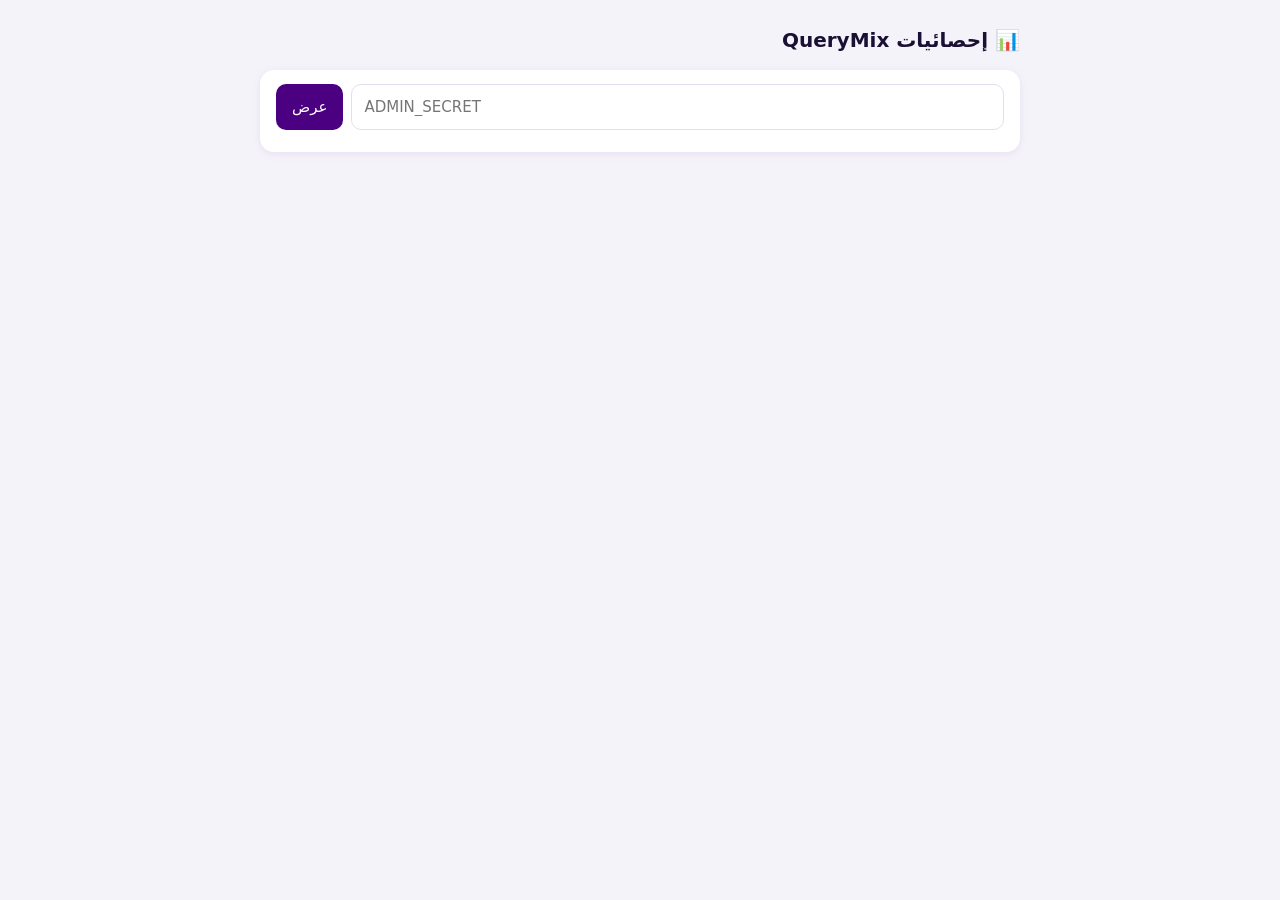
<file: admin-stats.html>
<!DOCTYPE html>
<html lang="ar" dir="rtl">
<head>
<meta charset="UTF-8">
<meta name="viewport" content="width=device-width,initial-scale=1">
<meta name="robots" content="noindex,nofollow">
<title>QueryMix — إحصائيات</title>
<style>
  :root{--bg:#f5f3fa;--card:#fff;--ink:#1a1033;--muted:#6b6580;--brand:#4b0082;--line:#e3dff0}
  *{box-sizing:border-box}
  body{margin:0;background:var(--bg);color:var(--ink);font:15px/1.6 system-ui,-apple-system,"Segoe UI",Tahoma,sans-serif;padding:16px}
  .wrap{max-width:760px;margin:0 auto}
  h1{font-size:20px;margin:8px 0 14px}
  .card{background:var(--card);border-radius:14px;padding:14px 16px;box-shadow:0 2px 10px rgba(75,0,130,.08);margin-bottom:14px}
  .row{display:flex;gap:8px}
  input{flex:1;padding:10px 12px;border:1px solid var(--line);border-radius:10px;font:inherit;direction:ltr}
  button{padding:10px 16px;border:0;border-radius:10px;background:var(--brand);color:#fff;font:inherit;cursor:pointer}
  .grid{display:grid;grid-template-columns:repeat(2,1fr);gap:10px}
  .k{background:var(--bg);border-radius:12px;padding:10px 12px}
  .k b{display:block;font-size:22px;color:var(--brand)}
  .k span{font-size:13px;color:var(--muted)}
  h2{font-size:15px;margin:0 0 8px}
  table{width:100%;border-collapse:collapse;font-size:14px}
  th,td{padding:6px 4px;border-bottom:1px solid var(--line);text-align:right}
  th{color:var(--muted);font-weight:600}
  td.n{direction:ltr;text-align:right}
  .err{color:#b00020;margin-top:8px}
  .hide{display:none}
  @media(min-width:640px){.grid{grid-template-columns:repeat(4,1fr)}}
</style>
</head>
<body>
<div class="wrap">
  <h1>📊 إحصائيات QueryMix</h1>

  <div class="card" id="loginBox">
    <div class="row">
      <input id="secret" type="password" placeholder="ADMIN_SECRET" autocomplete="off">
      <button id="go">عرض</button>
    </div>
    <div class="err" id="err"></div>
  </div>

  <div id="out" class="hide">
    <div class="card">
      <h2>المستخدمون</h2>
      <div class="grid">
        <div class="k"><b id="uTotal">-</b><span>الإجمالي</span></div>
        <div class="k"><b id="uPrem">-</b><span>المشتركون</span></div>
        <div class="k"><b id="u7">-</b><span>جدد (7 أيام)</span></div>
        <div class="k"><b id="u30">-</b><span>جدد (30 يوم)</span></div>
      </div>
    </div>

    <div class="card">
      <h2>اليوم <span id="today" style="color:var(--muted);font-weight:400"></span></h2>
      <div class="grid">
        <div class="k"><b id="cMsg">-</b><span>رسائل</span></div>
        <div class="k"><b id="cUsers">-</b><span>مستخدمون نشطون</span></div>
        <div class="k"><b id="iImg">-</b><span>صور</span></div>
        <div class="k"><b id="saved">-</b><span>نتائج محفوظة (الكل)</span></div>
      </div>
    </div>

    <div class="card">
      <h2>آخر 14 يوم</h2>
      <table>
        <thead><tr><th>التاريخ</th><th>رسائل</th><th>نشطون</th><th>صور</th><th>تسجيلات</th></tr></thead>
        <tbody id="days"></tbody>
      </table>
    </div>
  </div>
</div>

<script>
const BACKEND_URL = "https://ai-compare-backend-x063.onrender.com";
const $ = (id) => document.getElementById(id);
const num = (v) => (v == null ? 0 : v);

async function load(secret) {
  $("err").textContent = "";
  $("go").disabled = true;
  try {
    const res = await fetch(BACKEND_URL + "/api/admin/stats", { headers: { "x-admin-secret": secret } });
    const d = await res.json().catch(() => ({}));
    if (!res.ok) throw new Error(res.status === 403 ? "كلمة السر غير صحيحة" : (d.error || "خطأ " + res.status));

    $("uTotal").textContent = num(d.users.total);
    $("uPrem").textContent = num(d.users.premium);
    $("u7").textContent = num(d.users.new_7d);
    $("u30").textContent = num(d.users.new_30d);
    $("today").textContent = d.today;
    $("cMsg").textContent = num(d.chat_today.total);
    $("cUsers").textContent = num(d.chat_today.users);
    $("iImg").textContent = num(d.images_today.total);
    $("saved").textContent = num(d.saved_results);

    const map = {};
    const ensure = (k) => (map[k] = map[k] || { messages: 0, users: 0, images: 0, signups: 0 });
    d.chat_days.forEach((r) => { const m = ensure(r.date); m.messages = r.messages; m.users = r.users; });
    d.image_days.forEach((r) => { ensure(r.date).images = r.images; });
    d.signup_days.forEach((r) => { ensure(r.date).signups = r.signups; });
    const keys = Object.keys(map).sort().reverse();
    $("days").innerHTML = keys.length ? "" : '<tr><td colspan="5">ما كاين حتى نشاط بعد</td></tr>';
    keys.forEach((k) => {
      const m = map[k], tr = document.createElement("tr");
      [k, m.messages, m.users, m.images, m.signups].forEach((v, i) => {
        const td = document.createElement("td");
        if (i === 0) td.className = "n";
        td.textContent = v;
        tr.appendChild(td);
      });
      $("days").appendChild(tr);
    });

    $("loginBox").classList.add("hide");
    $("out").classList.remove("hide");
    try { sessionStorage.setItem("qm_admin", secret); } catch (e) {}
  } catch (e) {
    $("err").textContent = e.message || "وقع خطأ";
  } finally {
    $("go").disabled = false;
  }
}

$("go").onclick = () => { const s = $("secret").value.trim(); if (s) load(s); };
$("secret").addEventListener("keydown", (e) => { if (e.key === "Enter") $("go").click(); });
try { const s = sessionStorage.getItem("qm_admin"); if (s) load(s); } catch (e) {}
</script>
</body>
</html>
</file>
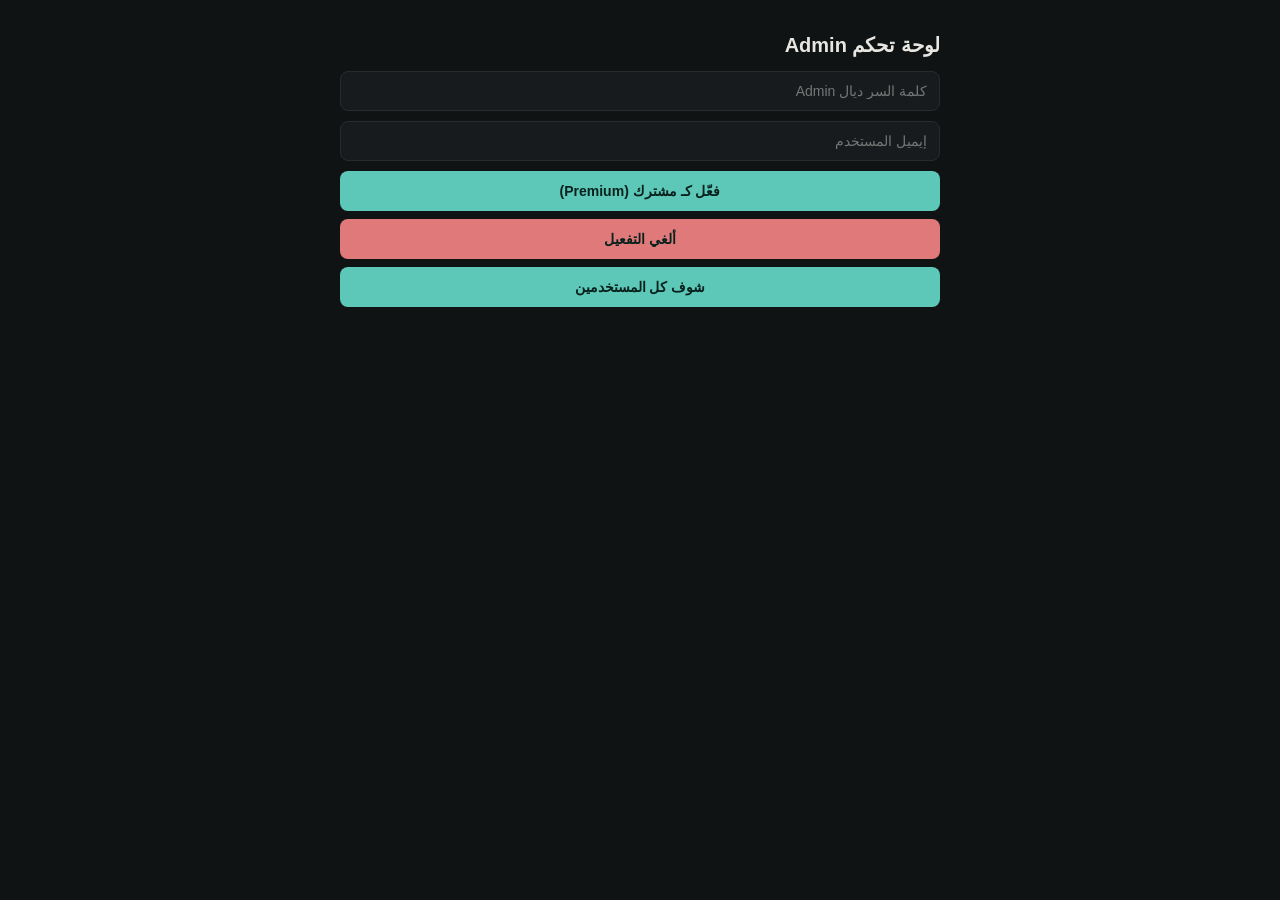
<file: admin.html>
<!DOCTYPE html>
<html lang="ar" dir="rtl">
<head>
<meta charset="UTF-8">
<meta name="robots" content="noindex,nofollow">
<meta name="viewport" content="width=device-width, initial-scale=1.0">
<title>لوحة التحكم - Admin</title>
<style>
  body {
    margin: 0;
    font-family: -apple-system, "Segoe UI", Tahoma, Arial, sans-serif;
    background: #101314;
    color: #e8e6e1;
    padding: 20px;
  }
  .container { max-width: 600px; margin: 0 auto; }
  h1 { font-size: 20px; }
  input {
    background: #171b1d;
    border: 1px solid #262b2e;
    color: #e8e6e1;
    border-radius: 8px;
    padding: 11px 12px;
    font-size: 14px;
    width: 100%;
    margin-bottom: 10px;
    box-sizing: border-box;
  }
  button {
    background: #5ec8b8;
    color: #08211d;
    border: none;
    border-radius: 8px;
    padding: 12px 20px;
    font-size: 14px;
    font-weight: 600;
    cursor: pointer;
    width: 100%;
    margin-bottom: 8px;
  }
  button.danger { background: #e07a7a; }
  .msg { font-size: 13px; margin: 10px 0; min-height: 16px; }
  table { width: 100%; border-collapse: collapse; margin-top: 20px; font-size: 13px; }
  th, td { text-align: right; padding: 8px; border-bottom: 1px solid #262b2e; }
  .premium-yes { color: #5ec8b8; }
  .premium-no { color: #8a9296; }
</style>
</head>
<body>
<div class="container">
  <h1>لوحة تحكم Admin</h1>

  <input type="password" id="adminSecret" placeholder="كلمة السر ديال Admin">
  <input type="email" id="targetEmail" placeholder="إيميل المستخدم">
  <button id="activateBtn">فعّل كـ مشترك (Premium)</button>
  <button id="deactivateBtn" class="danger">ألغي التفعيل</button>
  <button id="loadUsersBtn">شوف كل المستخدمين</button>
  <div class="msg" id="msg"></div>

  <table id="usersTable" style="display:none">
    <thead><tr><th>الإيميل</th><th>الحالة</th><th>تاريخ التسجيل</th></tr></thead>
    <tbody id="usersBody"></tbody>
  </table>
</div>

<script>
const BACKEND_URL = "https://ai-compare-backend-x063.onrender.com";

function getSecret() {
  return document.getElementById("adminSecret").value.trim();
}

document.getElementById("activateBtn").onclick = async () => {
  await callAdmin("/api/admin/activate");
};
document.getElementById("deactivateBtn").onclick = async () => {
  await callAdmin("/api/admin/deactivate");
};

async function callAdmin(endpoint) {
  const msg = document.getElementById("msg");
  const email = document.getElementById("targetEmail").value.trim();
  const secret = getSecret();
  if (!secret) { msg.textContent = "دخل كلمة السر"; return; }
  if (!email) { msg.textContent = "دخل الإيميل"; return; }

  msg.textContent = "كيخدم...";
  try {
    const res = await fetch(BACKEND_URL + endpoint, {
      method: "POST",
      headers: { "Content-Type": "application/json", "x-admin-secret": secret },
      body: JSON.stringify({ email })
    });
    const data = await res.json();
    msg.textContent = res.ok ? data.message : ("خطأ: " + data.error);
  } catch (err) {
    msg.textContent = "خطأ فـ الاتصال: " + err.message;
  }
}

document.getElementById("loadUsersBtn").onclick = async () => {
  const msg = document.getElementById("msg");
  const secret = getSecret();
  if (!secret) { msg.textContent = "دخل كلمة السر"; return; }

  msg.textContent = "كيحمل...";
  try {
    const res = await fetch(BACKEND_URL + "/api/admin/users", {
      headers: { "x-admin-secret": secret }
    });
    const data = await res.json();
    if (!res.ok) { msg.textContent = "خطأ: " + data.error; return; }

    msg.textContent = "";
    const tbody = document.getElementById("usersBody");
    tbody.innerHTML = "";
    data.users.forEach(u => {
      const tr = document.createElement("tr");
      tr.innerHTML = `
        <td>${u.email}</td>
        <td class="${u.is_premium ? 'premium-yes' : 'premium-no'}">${u.is_premium ? 'مشترك' : 'مجاني'}</td>
        <td>${u.created_at}</td>
      `;
      tbody.appendChild(tr);
    });
    document.getElementById("usersTable").style.display = "table";
  } catch (err) {
    msg.textContent = "خطأ فـ الاتصال: " + err.message;
  }
};
</script>
</body>
</html>
</file>
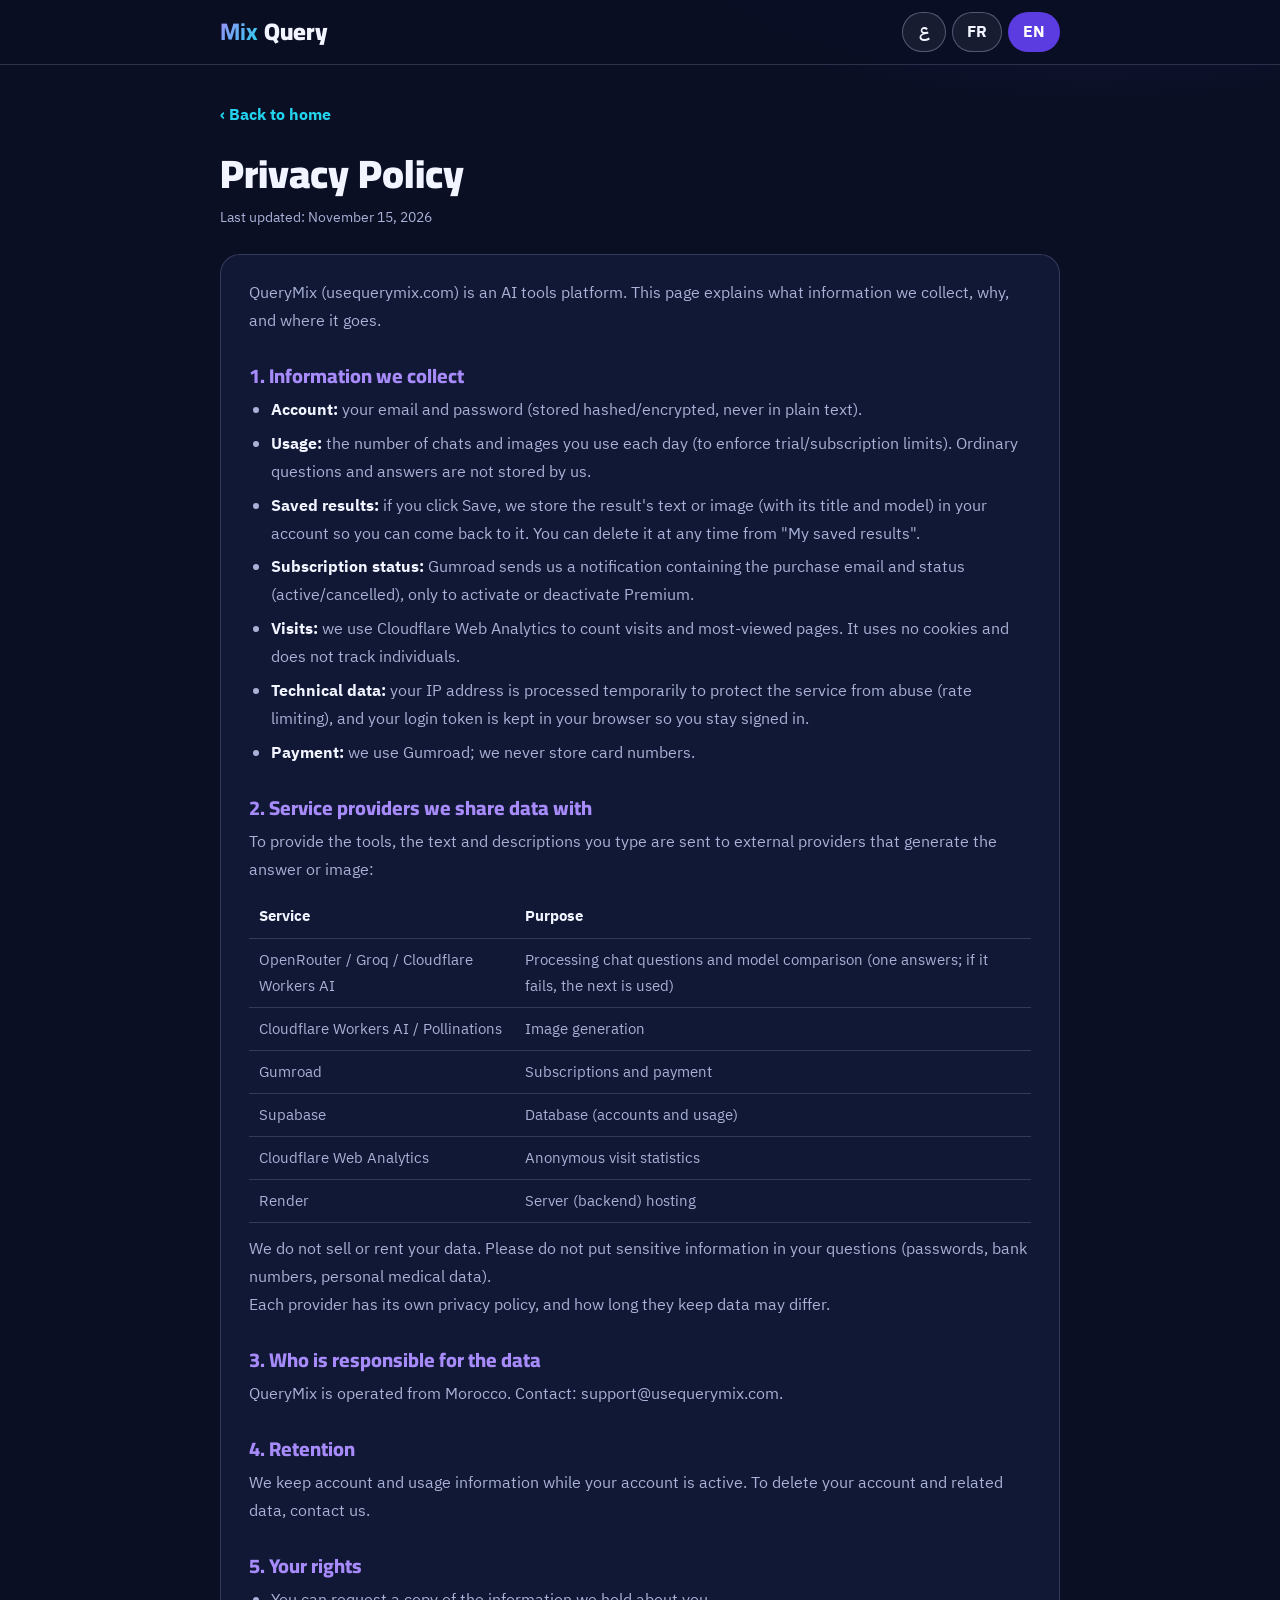
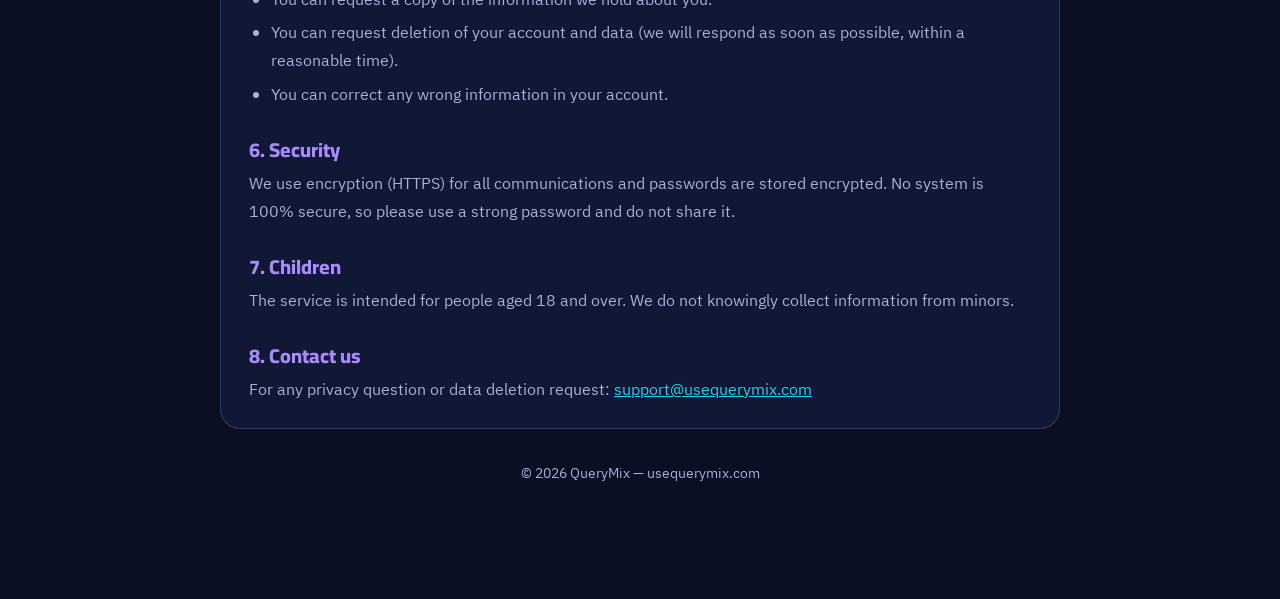
<file: privacy.html>
<!DOCTYPE html>
<html lang="ar" dir="rtl">
<head>
<meta charset="UTF-8">
<meta name="viewport" content="width=device-width, initial-scale=1">
<title>سياسة الخصوصية — QueryMix</title>
<meta name="description" content="سياسة الخصوصية ديال QueryMix: شنو المعلومات اللي كنجمعو، وعلاش، ومع شكون كنتشاركوها.">
<link rel="canonical" href="https://usequerymix.com/privacy.html">
<meta property="og:type" content="website">
<meta property="og:url" content="https://usequerymix.com/privacy.html">
<meta property="og:image" content="https://usequerymix.com/images/og-image.jpg">
<meta property="og:image:width" content="1200"><meta property="og:image:height" content="630">
<meta name="twitter:card" content="summary_large_image">
<meta name="theme-color" content="#0A0F24">
<meta name="robots" content="index,follow">
<link href="https://fonts.googleapis.com/css2?family=IBM+Plex+Sans+Arabic:wght@400;500;600;700&family=Cairo:wght@700;800;900&display=swap" rel="stylesheet">
<link rel="stylesheet" href="css/tokens.css?v=13">
<link rel="stylesheet" href="css/base.css?v=13">
<link rel="stylesheet" href="css/components.css?v=13">
<link rel="stylesheet" href="css/layout.css?v=13">
<link rel="stylesheet" href="css/workspace.css?v=13">
<link rel="stylesheet" href="css/dashboard.css?v=13">
<link rel="stylesheet" href="css/legal.css?v=13">
</head>
<body class="legal">
<header class="lg-head"><div class="lg-head-in"><a href="/" class="logo"><b>Mix</b>Query</a><div class="langbar" role="group" aria-label="Language"><button data-lang="ar" aria-pressed="false">ع</button><button data-lang="fr" aria-pressed="false">FR</button><button data-lang="en" aria-pressed="false">EN</button></div></div></header>
<div class="wrap">
<div class="lang-block" data-lang-block="ar" hidden>
  <a class="back" href="/">‹ رجوع للرئيسية</a>
  <h1>سياسة الخصوصية</h1>
  <p class="updated">آخر تحديث: 15 نونبر 2026</p>
  <div class="card">
    <p>QueryMix (usequerymix.com) منصة أدوات ذكاء اصطناعي. هاد الصفحة كتوضح شنو المعلومات اللي كنجمعو منك، علاش، وفين كتمشي.</p>

    <h2>1. المعلومات اللي كنجمعوها</h2>
    <ul>
      <li><strong>معلومات الحساب:</strong> الإيميل وكلمة السر (مخزنة بشكل مشفّر، ماشي نص صريح).</li>
      <li><strong>الاستخدام:</strong> عدد المحادثات والصور اللي درتي فكل يوم (باش نطبقو حدود التجربة/الاشتراك). الأسئلة والأجوبة العادية ما كنخزنوهاش عندنا.</li>
      <li><strong>النتائج المحفوظة:</strong> إلا ضغطتي على زر الحفظ، كنخزنو النص أو الصورة ديال النتيجة (مع العنوان والنموذج) فحسابك باش ترجع ليها. تقدر تمسحها فأي وقت من قسم "نتائجي المحفوظة".</li>
      <li><strong>حالة الاشتراك:</strong> من Gumroad كنتوصلو بإشعار فيه الإيميل ديال الشراء وحالة الاشتراك (نشط/ملغى) غير باش نفعّلو ولا نوقفو Premium.</li>
      <li><strong>إحصائيات الزيارات:</strong> كنستعملو Cloudflare Web Analytics لعدد الزيارات والصفحات الأكثر مشاهدة. هاد الأداة ما كتستعملش cookies وما كتتبعش الأشخاص بشكل فردي.</li>
      <li><strong>معلومات تقنية:</strong> عنوان IP كيتعالج بشكل مؤقت باش نحميو الخدمة من الإساءة (تحديد عدد الطلبات)، وكنخزنو رمز الدخول فمتصفحك باش تبقى مسجل.</li>
      <li><strong>معلومات الدفع:</strong> كنستعملو Gumroad لمعالجة الدفع، وما كنخزنوش أرقام البطاقات البنكية عندنا أبداً.</li>
    </ul>

    <h2>2. مزودي الخدمة اللي كنشاركو معاهم البيانات</h2>
    <p>باش نقدرو نقدمو الأدوات، النصوص والأوصاف اللي كتكتب كتتبعت لمزودين خارجيين باش يولدو الجواب أو الصورة:</p>
    <table>
      <tr><th>الخدمة</th><th>الاستعمال</th></tr>
      <tr><td>OpenRouter / Groq / Cloudflare Workers AI</td><td>معالجة أسئلة الدردشة ومقارنة النماذج (واحد منهم كيجاوب، وإلا وقف كيتحول للتالي)</td></tr>
      <tr><td>Cloudflare Workers AI / Pollinations</td><td>توليد الصور</td></tr>
      <tr><td>Gumroad</td><td>معالجة الاشتراكات والدفع</td></tr>
      <tr><td>Supabase</td><td>تخزين قاعدة البيانات (الحسابات والاستخدام)</td></tr>
      <tr><td>Cloudflare Web Analytics</td><td>إحصائيات زيارات مجهولة الهوية</td></tr>
      <tr><td>Render</td><td>استضافة الخادم (Backend)</td></tr>
    </table>
    <p>ما كنبيعو ولا كنأجرو بياناتك لأي طرف. أي شي كتكتبو فالأسئلة ما دخلش فيه معلومات حساسة (كلمات سر، أرقام بنكية، معلومات طبية شخصية).</p>
    <p>كل واحد من هاد المزودين عندو سياسة خصوصية خاصة بيه، وكيفاش كيحتفظ بالبيانات ممكن يختلف من واحد للآخر.</p>

    <h2>3. من هو المسؤول عن البيانات</h2>
    <p>QueryMix كيتسير من المغرب. للتواصل: support@usequerymix.com.</p>

    <h2>4. مدة الاحتفاظ بالبيانات</h2>
    <p>كنحتفظو بمعلومات الحساب والاستخدام طول ما الحساب نشط. إلا بغيتي تمسح الحساب ديالك والمعلومات المرتبطة بيه، تواصل معانا.</p>

    <h2>5. حقوقك</h2>
    <ul>
      <li>تقدر تطلب نسخة من المعلومات اللي عندنا عليك.</li>
      <li>تقدر تطلب حذف الحساب والبيانات ديالك (غادي نجاوبوك فأقرب وقت، فآجال معقولة).</li>
      <li>تقدر تصحح أي معلومة غالطة فالحساب ديالك.</li>
    </ul>

    <h2>6. الأمان</h2>
    <p>كنستعملو تشفير (HTTPS) فكل الاتصالات، وكلمات السر مخزنة بطريقة مشفّرة. مع ذلك، ماكاينش نظام آمن 100%، فكنحثّوك تستعمل كلمة سر قوية وما تشاركهاش.</p>

    <h2>7. الأطفال</h2>
    <p>الخدمة موجهة للأشخاص من 18 سنة فما فوق. ما كنجمعوش عن قصد معلومات من القاصرين.</p>

    <h2>8. تواصل معانا</h2>
    <p>لأي سؤال على الخصوصية ولا طلب حذف بياناتك، راسلنا على: <a href="mailto:support@usequerymix.com">support@usequerymix.com</a></p>
  
  </div>
</div>
<div class="lang-block" data-lang-block="fr" hidden>
  <a class="back" href="/">‹ Retour à l'accueil</a>
  <h1>Politique de confidentialité</h1>
  <p class="updated">Dernière mise à jour : 15 novembre 2026</p>
  <div class="card">
    <p>QueryMix (usequerymix.com) est une plateforme d'outils d'intelligence artificielle. Cette page explique quelles informations nous collectons, pourquoi, et où elles vont.</p>
    <h2>1. Informations collectées</h2>
    <ul>
      <li><strong>Compte :</strong> adresse e-mail et mot de passe (stocké sous forme chiffrée/hachée, jamais en clair).</li>
      <li><strong>Utilisation :</strong> nombre de discussions et d'images par jour (pour appliquer les limites de l'essai/de l'abonnement). Les questions et réponses ordinaires ne sont pas conservées chez nous.</li>
      <li><strong>Résultats enregistrés :</strong> si vous cliquez sur « Enregistrer », nous stockons le texte ou l'image du résultat (avec son titre et le modèle) dans votre compte pour que vous puissiez le retrouver. Vous pouvez le supprimer à tout moment depuis « Mes résultats enregistrés ».</li>
      <li><strong>Statut d'abonnement :</strong> Gumroad nous envoie une notification contenant l'e-mail d'achat et le statut (actif/annulé), uniquement pour activer ou désactiver Premium.</li>
      <li><strong>Visites :</strong> nous utilisons Cloudflare Web Analytics pour compter les visites et les pages les plus vues. Cet outil n'utilise pas de cookies et ne suit pas les personnes individuellement.</li>
      <li><strong>Données techniques :</strong> l'adresse IP est traitée temporairement pour protéger le service contre les abus (limitation du nombre de requêtes), et votre jeton de connexion est conservé dans votre navigateur pour rester connecté.</li>
      <li><strong>Paiement :</strong> nous utilisons Gumroad ; nous ne stockons jamais de numéros de carte bancaire.</li>
    </ul>
    <h2>2. Prestataires avec lesquels nous partageons des données</h2>
    <p>Pour fournir les outils, les textes et descriptions que vous saisissez sont envoyés à des prestataires externes qui génèrent la réponse ou l'image :</p>
    <table>
      <tr><th>Service</th><th>Usage</th></tr>
      <tr><td>OpenRouter / Groq / Cloudflare Workers AI</td><td>Traitement des questions de chat et comparaison des modèles (l'un répond ; en cas de panne, on passe au suivant)</td></tr>
      <tr><td>Cloudflare Workers AI / Pollinations</td><td>Génération d'images</td></tr>
      <tr><td>Gumroad</td><td>Abonnements et paiement</td></tr>
      <tr><td>Supabase</td><td>Base de données (comptes et utilisation)</td></tr>
      <tr><td>Cloudflare Web Analytics</td><td>Statistiques de visites anonymes</td></tr>
      <tr><td>Render</td><td>Hébergement du serveur (backend)</td></tr>
    </table>
    <p>Nous ne vendons ni ne louons vos données. N'incluez pas d'informations sensibles dans vos questions (mots de passe, numéros bancaires, données médicales personnelles).</p>
    <p>Chaque prestataire a sa propre politique de confidentialité, et la durée de conservation peut varier de l'un à l'autre.</p>
    <h2>3. Responsable des données</h2>
    <p>QueryMix est exploité depuis le Maroc. Contact : support@usequerymix.com.</p>
    <h2>4. Durée de conservation</h2>
    <p>Nous conservons les informations de compte et d'utilisation tant que le compte est actif. Pour supprimer votre compte et les données associées, contactez-nous.</p>
    <h2>5. Vos droits</h2>
    <ul>
      <li>Vous pouvez demander une copie des informations que nous détenons sur vous.</li>
      <li>Vous pouvez demander la suppression de votre compte et de vos données (nous répondrons dans les meilleurs délais, sous un délai raisonnable).</li>
      <li>Vous pouvez corriger toute information erronée de votre compte.</li>
    </ul>
    <h2>6. Sécurité</h2>
    <p>Nous utilisons le chiffrement (HTTPS) pour toutes les communications et les mots de passe sont stockés de façon chiffrée. Aucun système n'est sûr à 100 %, nous vous conseillons donc d'utiliser un mot de passe fort et de ne pas le partager.</p>
    <h2>7. Enfants</h2>
    <p>Le service s'adresse aux personnes de 18 ans et plus. Nous ne collectons pas sciemment d'informations sur des mineurs.</p>
    <h2>8. Nous contacter</h2>
    <p>Pour toute question sur la confidentialité ou demande de suppression de vos données : <a href="mailto:support@usequerymix.com">support@usequerymix.com</a></p>
  </div>
</div>
<div class="lang-block" data-lang-block="en" hidden>
  <a class="back" href="/">‹ Back to home</a>
  <h1>Privacy Policy</h1>
  <p class="updated">Last updated: November 15, 2026</p>
  <div class="card">
    <p>QueryMix (usequerymix.com) is an AI tools platform. This page explains what information we collect, why, and where it goes.</p>
    <h2>1. Information we collect</h2>
    <ul>
      <li><strong>Account:</strong> your email and password (stored hashed/encrypted, never in plain text).</li>
      <li><strong>Usage:</strong> the number of chats and images you use each day (to enforce trial/subscription limits). Ordinary questions and answers are not stored by us.</li>
      <li><strong>Saved results:</strong> if you click Save, we store the result's text or image (with its title and model) in your account so you can come back to it. You can delete it at any time from "My saved results".</li>
      <li><strong>Subscription status:</strong> Gumroad sends us a notification containing the purchase email and status (active/cancelled), only to activate or deactivate Premium.</li>
      <li><strong>Visits:</strong> we use Cloudflare Web Analytics to count visits and most-viewed pages. It uses no cookies and does not track individuals.</li>
      <li><strong>Technical data:</strong> your IP address is processed temporarily to protect the service from abuse (rate limiting), and your login token is kept in your browser so you stay signed in.</li>
      <li><strong>Payment:</strong> we use Gumroad; we never store card numbers.</li>
    </ul>
    <h2>2. Service providers we share data with</h2>
    <p>To provide the tools, the text and descriptions you type are sent to external providers that generate the answer or image:</p>
    <table>
      <tr><th>Service</th><th>Purpose</th></tr>
      <tr><td>OpenRouter / Groq / Cloudflare Workers AI</td><td>Processing chat questions and model comparison (one answers; if it fails, the next is used)</td></tr>
      <tr><td>Cloudflare Workers AI / Pollinations</td><td>Image generation</td></tr>
      <tr><td>Gumroad</td><td>Subscriptions and payment</td></tr>
      <tr><td>Supabase</td><td>Database (accounts and usage)</td></tr>
      <tr><td>Cloudflare Web Analytics</td><td>Anonymous visit statistics</td></tr>
      <tr><td>Render</td><td>Server (backend) hosting</td></tr>
    </table>
    <p>We do not sell or rent your data. Please do not put sensitive information in your questions (passwords, bank numbers, personal medical data).</p>
    <p>Each provider has its own privacy policy, and how long they keep data may differ.</p>
    <h2>3. Who is responsible for the data</h2>
    <p>QueryMix is operated from Morocco. Contact: support@usequerymix.com.</p>
    <h2>4. Retention</h2>
    <p>We keep account and usage information while your account is active. To delete your account and related data, contact us.</p>
    <h2>5. Your rights</h2>
    <ul>
      <li>You can request a copy of the information we hold about you.</li>
      <li>You can request deletion of your account and data (we will respond as soon as possible, within a reasonable time).</li>
      <li>You can correct any wrong information in your account.</li>
    </ul>
    <h2>6. Security</h2>
    <p>We use encryption (HTTPS) for all communications and passwords are stored encrypted. No system is 100% secure, so please use a strong password and do not share it.</p>
    <h2>7. Children</h2>
    <p>The service is intended for people aged 18 and over. We do not knowingly collect information from minors.</p>
    <h2>8. Contact us</h2>
    <p>For any privacy question or data deletion request: <a href="mailto:support@usequerymix.com">support@usequerymix.com</a></p>
  </div>
</div>

  <footer>© 2026 QueryMix — usequerymix.com</footer>
</div>
<script>
(function(){
  var L=["ar","fr","en"],lang="ar";
  try{var s=localStorage.getItem("qm_lang");if(L.indexOf(s)>-1)lang=s;else if(navigator.language){var n=navigator.language.slice(0,2);if(n==="fr"||n==="en")lang=n;}}catch(e){}
  function apply(l){
    lang=l;var r=document.documentElement;r.lang=l;r.dir=l==="ar"?"rtl":"ltr";
    document.querySelectorAll(".lang-block").forEach(function(b){b.hidden=b.dataset.langBlock!==l;});
    document.querySelectorAll(".langbar button").forEach(function(b){b.setAttribute("aria-pressed",b.dataset.lang===l?"true":"false");});
    try{localStorage.setItem("qm_lang",l);}catch(e){}
  }
  document.querySelectorAll(".langbar button").forEach(function(b){b.onclick=function(){apply(b.dataset.lang);};});
  apply(lang);
})();
</script>
<!-- Cloudflare Web Analytics --><script type='module' src='https://static.cloudflareinsights.com/beacon.min.js' data-cf-beacon='{"token": "458d2ed95f9a41f2aa0a43feeb40d1b5"}'></script><!-- End Cloudflare Web Analytics -->
</body>
</html>
</file>
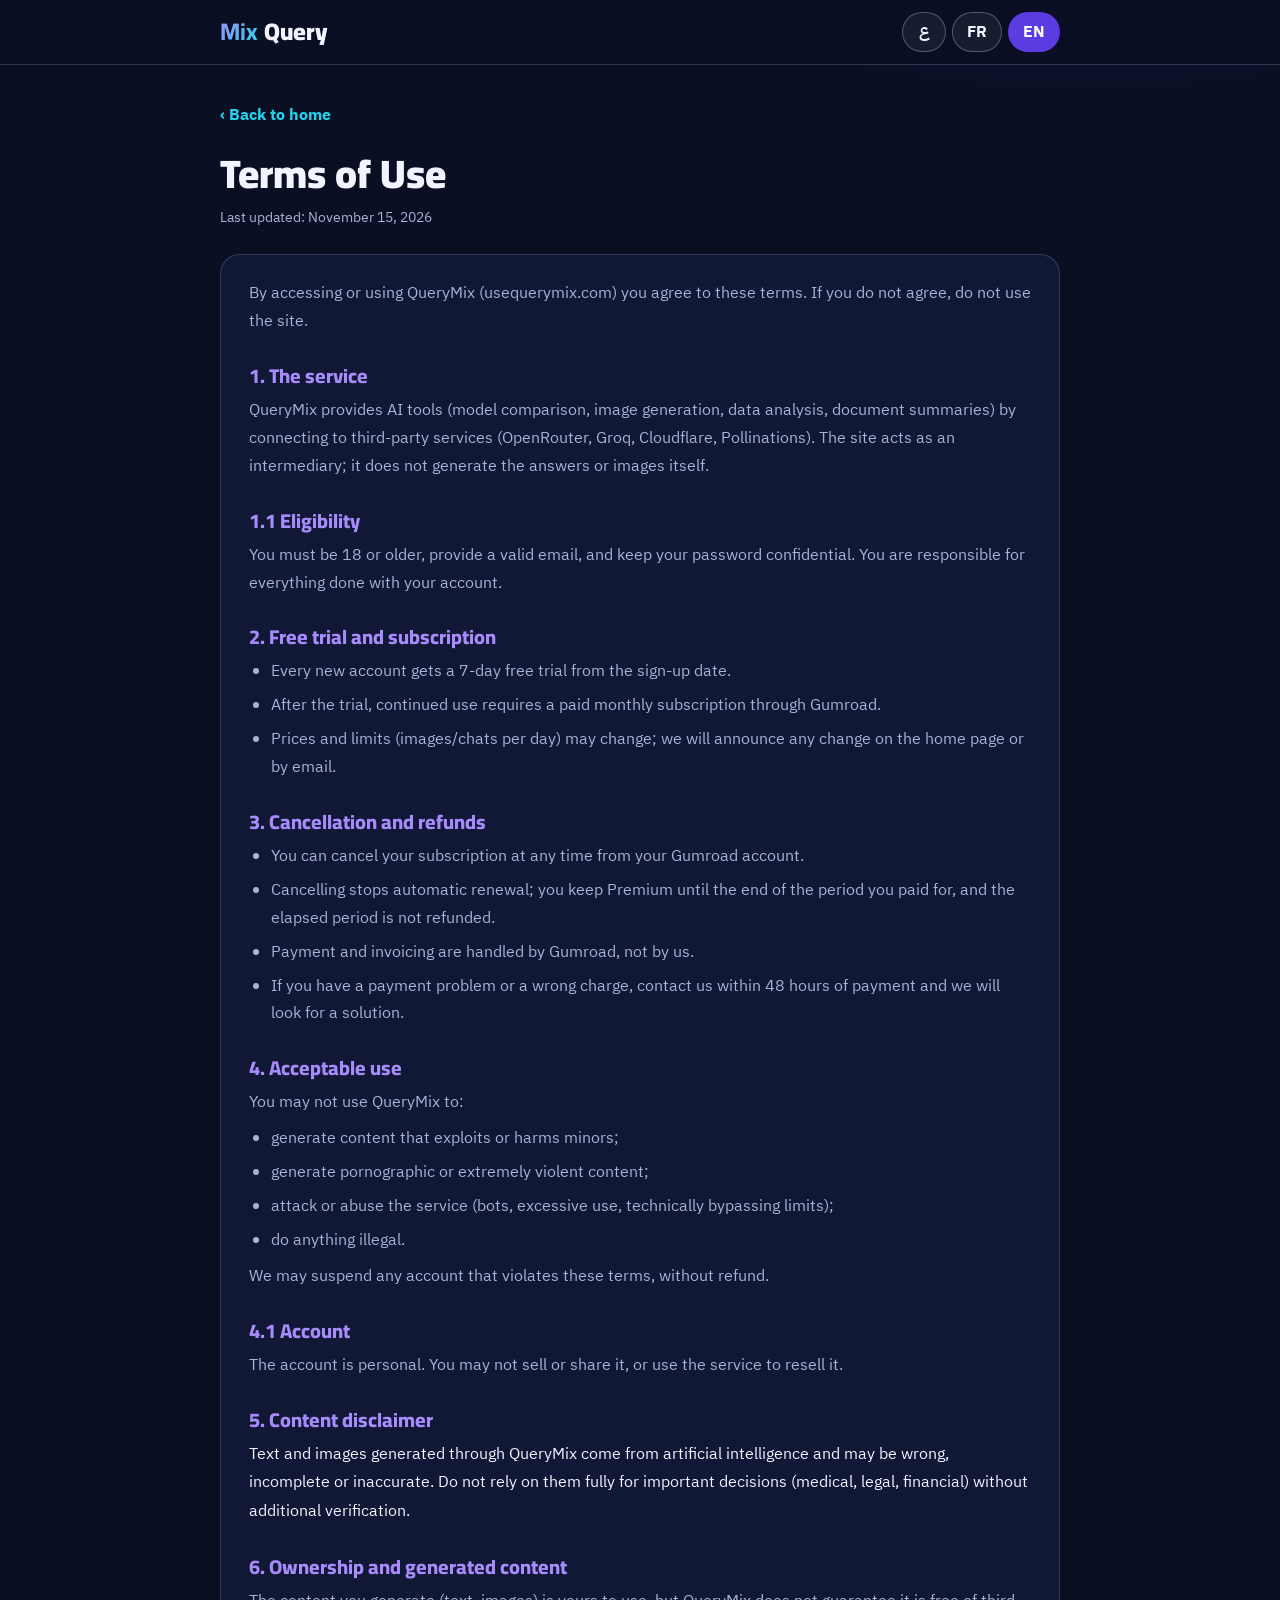
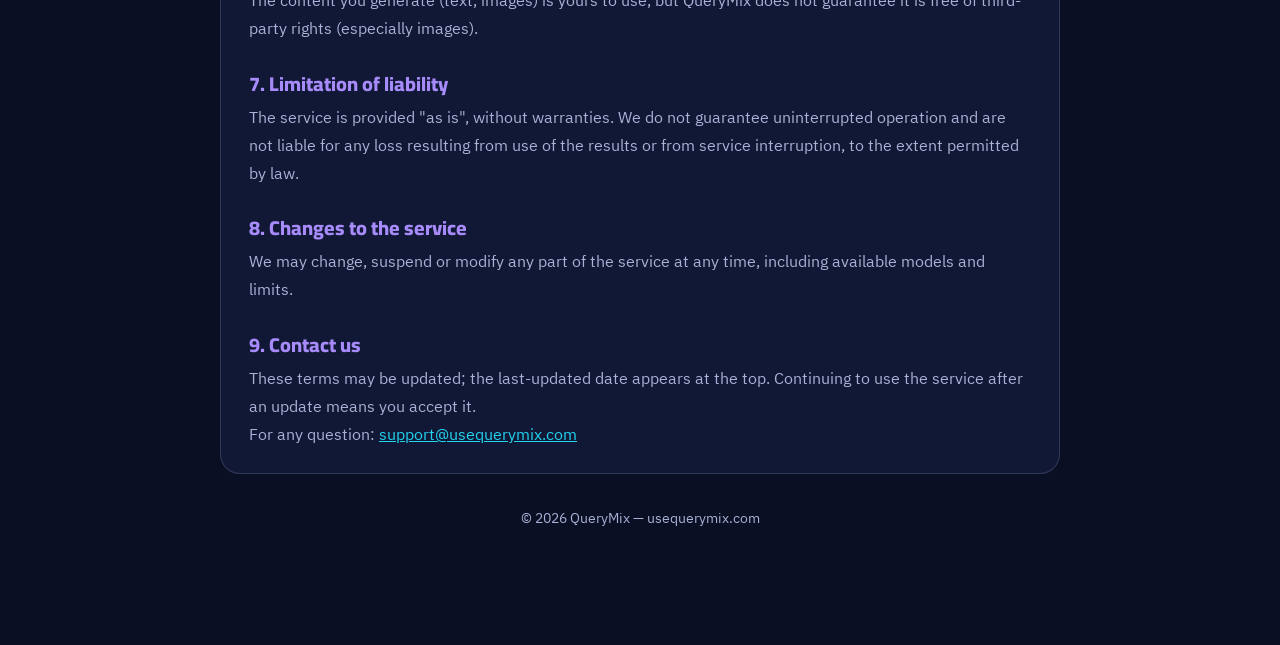
<file: terms.html>
<!DOCTYPE html>
<html lang="ar" dir="rtl">
<head>
<meta charset="UTF-8">
<meta name="viewport" content="width=device-width, initial-scale=1">
<title>شروط الاستخدام — QueryMix</title>
<meta name="description" content="شروط استخدام منصة QueryMix: التجربة المجانية، الاشتراك، الاسترجاع، والاستخدام المقبول.">
<link rel="canonical" href="https://usequerymix.com/terms.html">
<meta property="og:type" content="website">
<meta property="og:url" content="https://usequerymix.com/terms.html">
<meta property="og:image" content="https://usequerymix.com/images/og-image.jpg">
<meta property="og:image:width" content="1200"><meta property="og:image:height" content="630">
<meta name="twitter:card" content="summary_large_image">
<meta name="theme-color" content="#0A0F24">
<meta name="robots" content="index,follow">
<link href="https://fonts.googleapis.com/css2?family=IBM+Plex+Sans+Arabic:wght@400;500;600;700&family=Cairo:wght@700;800;900&display=swap" rel="stylesheet">
<link rel="stylesheet" href="css/tokens.css?v=13">
<link rel="stylesheet" href="css/base.css?v=13">
<link rel="stylesheet" href="css/components.css?v=13">
<link rel="stylesheet" href="css/layout.css?v=13">
<link rel="stylesheet" href="css/workspace.css?v=13">
<link rel="stylesheet" href="css/dashboard.css?v=13">
<link rel="stylesheet" href="css/legal.css?v=13">
</head>
<body class="legal">
<header class="lg-head"><div class="lg-head-in"><a href="/" class="logo"><b>Mix</b>Query</a><div class="langbar" role="group" aria-label="Language"><button data-lang="ar" aria-pressed="false">ع</button><button data-lang="fr" aria-pressed="false">FR</button><button data-lang="en" aria-pressed="false">EN</button></div></div></header>
<div class="wrap">
<div class="lang-block" data-lang-block="ar" hidden>
  <a class="back" href="/">‹ رجوع للرئيسية</a>
  <h1>شروط الاستخدام</h1>
  <p class="updated">آخر تحديث: 15 نونبر 2026</p>
  <div class="card">
    <p>بوصولك لـQueryMix (usequerymix.com) أو استعمالك ليه، كتوافق على الشروط هادو. إلا ماكنتيش موافق، ما تستعملش الموقع.</p>

    <h2>1. وصف الخدمة</h2>
    <p>QueryMix منصة كتوفر أدوات ذكاء اصطناعي (مقارنة نماذج، توليد صور، تحليل بيانات، تلخيص مستندات) عبر الاتصال بخدمات طرف ثالث (OpenRouter، Groq، Cloudflare، Pollinations). الموقع كيدور كوسيط، وماشي هو اللي كيولّد الإجابات أو الصور بنفسو.</p>

    <h2>1.1 الأهلية</h2>
    <p>خاصك يكون عمرك 18 سنة ولا أكثر، وتعطي إيميل صحيح، وتحافظ على سرية كلمة السر ديالك. أنت المسؤول على كل شي كيتدار بحسابك.</p>

    <h2>2. التجربة المجانية والاشتراك</h2>
    <ul>
      <li>كل حساب جديد كيستافد من تجربة مجانية مدتها 7 أيام من تاريخ التسجيل.</li>
      <li>بعد التجربة، الاستمرار فالاستعمال بلا حدود كيتطلب اشتراك شهري مدفوع عبر Gumroad.</li>
      <li>الأسعار والحدود (عدد الصور/المحادثات فالنهار) ممكن تتبدل، وغادي نبينو أي تغيير فالصفحة الرئيسية ولا بإيميل.</li>
    </ul>

    <h2>3. الإلغاء والاسترجاع</h2>
    <ul>
      <li>تقدر تلغي الاشتراك فأي وقت من لوحة التحكم ديالك فـGumroad.</li>
      <li>الإلغاء كيوقف التجديد التلقائي، وكتبقى كتستافد من Premium حتى لنهاية المدة اللي خلصتيها، وما كيرجعش الفلوس ديال المدة اللي دازت.</li>
      <li>الدفع والفواتير كتتعالج من طرف Gumroad، وماشي من عندنا.</li>
      <li>إلا كان عندك مشكل فالدفع ولا خصم غلط، راسلنا فـ48 ساعة من الدفع ونشوفو الحل.</li>
    </ul>

    <h2>4. الاستخدام المقبول</h2>
    <p>ممنوع تستعمل QueryMix باش:</p>
    <ul>
      <li>تولد محتوى كيستغل ولا كيأذي القاصرين.</li>
      <li>تولد محتوى إباحي ولا عنيف بشكل متطرف.</li>
      <li>تدير هجوم ولا إساءة على الخدمة (bots، استهلاك مفرط، تجاوز الحدود بطرق تقنية).</li>
      <li>تستعمل الخدمة لأي غرض غير قانوني.</li>
    </ul>
    <p>عندنا الحق نوقف أي حساب كيخالف هاد الشروط بلا استرجاع.</p>

    <h2>4.1 الحساب</h2>
    <p>الحساب شخصي. ممنوع تبيعو ولا تشاركو مع ناس آخرين، ولا تستعمل الخدمة باش تعاود تبيعها.</p>

    <h2>5. إخلاء المسؤولية على المحتوى</h2>
    <div class="note">
      النماذج والصور اللي كتولد عبر QueryMix كتجي من ذكاء اصطناعي، وممكن تكون غالطة، ناقصة، ولا غير دقيقة. ما تعتمدش عليها بشكل كامل فقرارات مهمة (طبية، قانونية، مالية) بلا تحقق إضافي.
    </div>

    <h2>6. الملكية والمحتوى اللي كتولده</h2>
    <p>المحتوى اللي كتولد (نصوص، صور) ملك ليك باش تستعملو، لكن QueryMix ما كيضمنش أنو خالي من حقوق الملكية ديال طرف ثالث (خاصة الصور).</p>

    <h2>7. حدود المسؤولية</h2>
    <p>الخدمة كتتقدم "كما هي" وبدون ضمانات. ما كنضمنوش أنها تخدم بلا انقطاع، وما كنتحملوش مسؤولية على أي خسارة ناتجة على استعمال النتائج ولا على توقف الخدمة، فالحدود اللي كيسمح بها القانون.</p>

    <h2>8. تغيير الخدمة</h2>
    <p>عندنا الحق نبدلو، نوقفو، ولا نعدلو أي جزء من الخدمة فأي وقت، بما فيه النماذج المتاحة والحدود.</p>

    <h2>9. تواصل معانا</h2>
    <p>الشروط ممكن تتحدث، وتاريخ آخر تحديث كيبان فالأعلى. استمرارك فالاستعمال من بعد التحديث كيعني موافقتك.</p>
    <p>لأي سؤال على هاد الشروط: <a href="mailto:support@usequerymix.com">support@usequerymix.com</a></p>
  
  </div>
</div>
<div class="lang-block" data-lang-block="fr" hidden>
  <a class="back" href="/">‹ Retour à l'accueil</a>
  <h1>Conditions d'utilisation</h1>
  <p class="updated">Dernière mise à jour : 15 novembre 2026</p>
  <div class="card">
    <p>En accédant à QueryMix (usequerymix.com) ou en l'utilisant, vous acceptez ces conditions. Si vous n'êtes pas d'accord, n'utilisez pas le site.</p>
    <h2>1. Description du service</h2>
    <p>QueryMix propose des outils d'IA (comparaison de modèles, génération d'images, analyse de données, résumé de documents) via des services tiers (OpenRouter, Groq, Cloudflare, Pollinations). Le site agit comme intermédiaire ; ce n'est pas lui qui génère les réponses ou les images.</p>
    <h2>1.1 Éligibilité</h2>
    <p>Vous devez avoir 18 ans ou plus, fournir une adresse e-mail valide et garder votre mot de passe confidentiel. Vous êtes responsable de tout ce qui est fait avec votre compte.</p>
    <h2>2. Essai gratuit et abonnement</h2>
    <ul>
      <li>Chaque nouveau compte bénéficie d'un essai gratuit de 7 jours à compter de l'inscription.</li>
      <li>Après l'essai, l'usage continu nécessite un abonnement mensuel payant via Gumroad.</li>
      <li>Les prix et les limites (nombre d'images/discussions par jour) peuvent changer ; tout changement sera indiqué sur la page d'accueil ou par e-mail.</li>
    </ul>
    <h2>3. Annulation et remboursement</h2>
    <ul>
      <li>Vous pouvez annuler votre abonnement à tout moment depuis votre espace Gumroad.</li>
      <li>L'annulation arrête le renouvellement automatique ; vous gardez Premium jusqu'à la fin de la période payée, et la période écoulée n'est pas remboursée.</li>
      <li>Le paiement et la facturation sont gérés par Gumroad, pas par nous.</li>
      <li>En cas de problème de paiement ou de prélèvement erroné, écrivez-nous dans les 48 heures suivant le paiement et nous chercherons une solution.</li>
    </ul>
    <h2>4. Utilisation acceptable</h2>
    <p>Il est interdit d'utiliser QueryMix pour :</p>
    <ul>
      <li>générer du contenu qui exploite ou nuit à des mineurs ;</li>
      <li>générer du contenu pornographique ou extrêmement violent ;</li>
      <li>attaquer ou abuser du service (bots, consommation excessive, contournement technique des limites) ;</li>
      <li>tout usage illégal.</li>
    </ul>
    <p>Nous pouvons suspendre tout compte qui enfreint ces conditions, sans remboursement.</p>
    <h2>4.1 Compte</h2>
    <p>Le compte est personnel. Il est interdit de le vendre ou de le partager, ou d'utiliser le service pour le revendre.</p>
    <h2>5. Avertissement sur le contenu</h2>
    <div class="note">Les textes et images générés via QueryMix proviennent d'une intelligence artificielle et peuvent être erronés, incomplets ou inexacts. Ne vous y fiez pas entièrement pour des décisions importantes (médicales, juridiques, financières) sans vérification supplémentaire.</div>
    <h2>6. Propriété et contenu généré</h2>
    <p>Le contenu que vous générez (textes, images) vous appartient pour l'utiliser, mais QueryMix ne garantit pas qu'il soit exempt de droits de tiers (surtout les images).</p>
    <h2>7. Limitation de responsabilité</h2>
    <p>Le service est fourni « tel quel », sans garantie. Nous ne garantissons pas un fonctionnement sans interruption et déclinons toute responsabilité pour toute perte résultant de l'utilisation des résultats ou d'une interruption du service, dans les limites permises par la loi.</p>
    <h2>8. Modification du service</h2>
    <p>Nous pouvons modifier, suspendre ou ajuster toute partie du service à tout moment, y compris les modèles disponibles et les limites.</p>
    <h2>9. Nous contacter</h2>
    <p>Ces conditions peuvent être mises à jour ; la date de dernière mise à jour figure en haut. Continuer à utiliser le service après une mise à jour vaut acceptation.</p>
    <p>Pour toute question : <a href="mailto:support@usequerymix.com">support@usequerymix.com</a></p>
  </div>
</div>
<div class="lang-block" data-lang-block="en" hidden>
  <a class="back" href="/">‹ Back to home</a>
  <h1>Terms of Use</h1>
  <p class="updated">Last updated: November 15, 2026</p>
  <div class="card">
    <p>By accessing or using QueryMix (usequerymix.com) you agree to these terms. If you do not agree, do not use the site.</p>
    <h2>1. The service</h2>
    <p>QueryMix provides AI tools (model comparison, image generation, data analysis, document summaries) by connecting to third-party services (OpenRouter, Groq, Cloudflare, Pollinations). The site acts as an intermediary; it does not generate the answers or images itself.</p>
    <h2>1.1 Eligibility</h2>
    <p>You must be 18 or older, provide a valid email, and keep your password confidential. You are responsible for everything done with your account.</p>
    <h2>2. Free trial and subscription</h2>
    <ul>
      <li>Every new account gets a 7-day free trial from the sign-up date.</li>
      <li>After the trial, continued use requires a paid monthly subscription through Gumroad.</li>
      <li>Prices and limits (images/chats per day) may change; we will announce any change on the home page or by email.</li>
    </ul>
    <h2>3. Cancellation and refunds</h2>
    <ul>
      <li>You can cancel your subscription at any time from your Gumroad account.</li>
      <li>Cancelling stops automatic renewal; you keep Premium until the end of the period you paid for, and the elapsed period is not refunded.</li>
      <li>Payment and invoicing are handled by Gumroad, not by us.</li>
      <li>If you have a payment problem or a wrong charge, contact us within 48 hours of payment and we will look for a solution.</li>
    </ul>
    <h2>4. Acceptable use</h2>
    <p>You may not use QueryMix to:</p>
    <ul>
      <li>generate content that exploits or harms minors;</li>
      <li>generate pornographic or extremely violent content;</li>
      <li>attack or abuse the service (bots, excessive use, technically bypassing limits);</li>
      <li>do anything illegal.</li>
    </ul>
    <p>We may suspend any account that violates these terms, without refund.</p>
    <h2>4.1 Account</h2>
    <p>The account is personal. You may not sell or share it, or use the service to resell it.</p>
    <h2>5. Content disclaimer</h2>
    <div class="note">Text and images generated through QueryMix come from artificial intelligence and may be wrong, incomplete or inaccurate. Do not rely on them fully for important decisions (medical, legal, financial) without additional verification.</div>
    <h2>6. Ownership and generated content</h2>
    <p>The content you generate (text, images) is yours to use, but QueryMix does not guarantee it is free of third-party rights (especially images).</p>
    <h2>7. Limitation of liability</h2>
    <p>The service is provided "as is", without warranties. We do not guarantee uninterrupted operation and are not liable for any loss resulting from use of the results or from service interruption, to the extent permitted by law.</p>
    <h2>8. Changes to the service</h2>
    <p>We may change, suspend or modify any part of the service at any time, including available models and limits.</p>
    <h2>9. Contact us</h2>
    <p>These terms may be updated; the last-updated date appears at the top. Continuing to use the service after an update means you accept it.</p>
    <p>For any question: <a href="mailto:support@usequerymix.com">support@usequerymix.com</a></p>
  </div>
</div>

  <footer>© 2026 QueryMix — usequerymix.com</footer>
</div>
<script>
(function(){
  var L=["ar","fr","en"],lang="ar";
  try{var s=localStorage.getItem("qm_lang");if(L.indexOf(s)>-1)lang=s;else if(navigator.language){var n=navigator.language.slice(0,2);if(n==="fr"||n==="en")lang=n;}}catch(e){}
  function apply(l){
    lang=l;var r=document.documentElement;r.lang=l;r.dir=l==="ar"?"rtl":"ltr";
    document.querySelectorAll(".lang-block").forEach(function(b){b.hidden=b.dataset.langBlock!==l;});
    document.querySelectorAll(".langbar button").forEach(function(b){b.setAttribute("aria-pressed",b.dataset.lang===l?"true":"false");});
    try{localStorage.setItem("qm_lang",l);}catch(e){}
  }
  document.querySelectorAll(".langbar button").forEach(function(b){b.onclick=function(){apply(b.dataset.lang);};});
  apply(lang);
})();
</script>
<!-- Cloudflare Web Analytics --><script type='module' src='https://static.cloudflareinsights.com/beacon.min.js' data-cf-beacon='{"token": "458d2ed95f9a41f2aa0a43feeb40d1b5"}'></script><!-- End Cloudflare Web Analytics -->
</body>
</html>
</file>
<file: css/tokens.css>
/* QueryMix — design tokens (Creative Hybrid Dark) */
:root{
  /* surfaces */
  --bg:#0A0F24; --bg-2:#0E1530; --surface:#151C3D; --surface-2:#1B2450;
  --glass:rgba(21,28,61,.72); --line:rgba(169,177,214,.22); --line-strong:rgba(169,177,214,.4);
  /* text */
  --text:#F2F4FF; --muted:#A9B1D6;
  /* brand */
  --violet:#6D4AFF; --violet-d:#5B3CE0; --violet-300:#A78BFA;
  --cyan:#22D3EE; --blue:#3B82F6;
  --brand:linear-gradient(135deg,#6D4AFF 0%,#5B3CE0 100%);
  --brand-soft:linear-gradient(135deg,rgba(109,74,255,.22),rgba(34,211,238,.12));
  /* light surface (selective, readability) */
  --light:#F6F7FF; --ink:#12172E; --ink-muted:#464E78; --light-line:#D5D9F0;
  /* status */
  --ok:#34D399; --err:#FB7185; --warn:#FBBF24;
  --ok-ink:#0B6B45; --err-ink:#B4233F;
  /* focus */
  --focus:#22D3EE;
  /* shape */
  --r-sm:10px; --r-md:14px; --r-lg:20px; --r-xl:26px;
  --shadow:0 12px 32px rgba(3,6,20,.45);
  --shadow-sm:0 4px 14px rgba(3,6,20,.35);
  --header-h:64px;
  --gutter:20px;
  --maxw:1180px;
  /* type */
  --font:"IBM Plex Sans Arabic",system-ui,Tahoma,Arial,sans-serif;
  --display:"Cairo","IBM Plex Sans Arabic",Tahoma,sans-serif;
}
</file>
<file: css/base.css>
/* QueryMix — reset, typography, accessibility */
*,*::before,*::after{box-sizing:border-box}
*{margin:0;padding:0}
html{scroll-behavior:smooth;scroll-padding-top:calc(var(--header-h) + 16px);-webkit-text-size-adjust:100%}
body{font-family:var(--font);background:var(--bg);color:var(--text);line-height:1.7;min-height:100vh;
  background-image:
    radial-gradient(900px 480px at 85% -8%,rgba(109,74,255,.28) 0,transparent 70%),
    radial-gradient(760px 420px at 0% 12%,rgba(34,211,238,.14) 0,transparent 70%);
  background-repeat:no-repeat;overflow-x:hidden}
a{color:inherit;text-decoration:none}
img{max-width:100%}
button{font-family:inherit;cursor:pointer;color:inherit}
button:disabled{opacity:.55;cursor:default}
input,select,textarea{font-family:inherit}
h1,h2,h3,h4{line-height:1.25}
[hidden]{display:none!important}
.hidden{display:none!important}
.muted{color:var(--muted);font-size:14px}
.sr-only{position:absolute;width:1px;height:1px;overflow:hidden;clip:rect(0 0 0 0);white-space:nowrap}
:focus-visible{outline:3px solid var(--focus);outline-offset:2px;border-radius:6px}
.skip-link{position:absolute;inset-inline-start:12px;top:-60px;background:var(--violet-d);color:#fff;padding:10px 16px;border-radius:10px;z-index:200;font-weight:700}
.skip-link:focus{top:10px}
@media (prefers-reduced-motion:reduce){
  *,*::before,*::after{transition:none!important;animation:none!important;scroll-behavior:auto!important}
}
</file>
<file: css/components.css>
/* QueryMix — shared components */

/* Buttons */
.btn{border:0;border-radius:12px;padding:12px 24px;min-height:48px;font-weight:700;font-size:16px;display:inline-flex;align-items:center;justify-content:center;gap:8px;transition:transform .15s,box-shadow .15s,border-color .15s,background .15s;text-align:center}
.btn-p{background:var(--brand);color:#fff;box-shadow:0 8px 22px rgba(109,74,255,.38)}
.btn-p:hover:not(:disabled){transform:translateY(-2px);box-shadow:0 12px 28px rgba(109,74,255,.5)}
.btn-w{background:rgba(255,255,255,.06);color:var(--text);border:1.5px solid var(--line-strong)}
.btn-w:hover:not(:disabled){border-color:var(--cyan);background:rgba(34,211,238,.08)}
.btn-sm{padding:8px 16px;min-height:40px;font-size:15px}
.arrow::before{content:"‹"}
html[dir="ltr"] .arrow::before{content:"›"}

/* Language switcher */
.lang{display:flex;gap:2px;background:rgba(255,255,255,.06);border:1px solid var(--line);border-radius:999px;padding:3px}
.lang button{border:0;background:transparent;color:var(--muted);font-weight:700;font-size:12px;min-width:34px;min-height:34px;padding:4px 8px;border-radius:999px}
.lang button.active{background:var(--violet-d);color:#fff}

/* Pills / badges */
.pill{background:rgba(109,74,255,.2);color:#D9D0FF;border:1px solid rgba(167,139,250,.4);font-weight:700;border-radius:999px;padding:4px 14px;font-size:14px}
.pl-badge,.eyebrow{display:inline-flex;align-items:center;gap:8px;background:rgba(34,211,238,.1);color:var(--cyan);border:1px solid rgba(34,211,238,.35);border-radius:999px;padding:6px 14px;font-weight:700;font-size:14px;margin-bottom:16px}
.pl-badge:hover{border-color:var(--cyan)}

/* Banners */
.banner{background:rgba(251,113,133,.12);border:1px solid var(--err);color:#FFC9D1;padding:12px 16px;border-radius:12px;font-size:14px;margin-bottom:16px}

/* Form controls */
.ta,.inp,.sel{width:100%;border:1.5px solid var(--line);border-radius:14px;padding:13px 16px;font:inherit;font-size:16px;background:rgba(10,15,36,.6);color:var(--text)}
.ta{resize:vertical;min-height:130px}
.inp{margin-top:10px;padding:11px 14px;border-radius:12px;min-height:48px}
.sel{border-radius:12px;padding:9px 12px;min-height:48px;min-width:150px;font-size:15px;width:auto}
.ta::placeholder,.inp::placeholder{color:#8790BA}
.ta:focus,.inp:focus,.sel:focus{outline:3px solid var(--focus);outline-offset:1px;border-color:var(--cyan)}
.sel option{background:var(--surface);color:var(--text)}
.opts{display:flex;flex-wrap:wrap;gap:14px;align-items:flex-end;margin:12px 0}
.opt{display:grid;gap:4px;font-size:13.5px;color:var(--muted);font-weight:600}
.file input{display:none}
.file{cursor:pointer}
.file:focus-within{outline:3px solid var(--focus);outline-offset:2px}
.hint{color:var(--muted);font-size:13.5px;margin-top:10px}
.models-label{font-size:14px;color:var(--muted);margin-bottom:8px}

/* Chips */
.chips{display:flex;flex-wrap:wrap;gap:8px;margin-bottom:18px;padding:2px}
.chip{border:1.5px solid var(--line);background:rgba(255,255,255,.05);border-radius:999px;padding:8px 16px;min-height:40px;font-size:14px;color:var(--muted);font-weight:600}
.chip:hover{border-color:var(--cyan);color:var(--text)}
.chip[aria-pressed="true"]{background:var(--brand);color:#fff;border-color:transparent}

/* Tabs */
.tabs{display:flex;flex-wrap:wrap;gap:8px;margin-bottom:20px;border-bottom:1px solid var(--line);padding-bottom:16px}
.tab{border:1.5px solid var(--line);background:rgba(255,255,255,.05);border-radius:12px;padding:9px 18px;min-height:44px;font-weight:700;font-size:15px;color:var(--muted)}
.tab:hover{color:var(--text);border-color:var(--cyan)}
.tab[aria-selected="true"]{background:var(--brand);color:#fff;border-color:transparent}

/* Password field with visibility toggle */
.pw-field{position:relative;margin-top:12px}
.pw-field input{margin-top:0!important;padding-inline-end:52px!important}
.pw-toggle{position:absolute;inset-inline-end:4px;top:50%;transform:translateY(-50%);width:44px;height:44px;border:0;background:transparent;color:var(--muted);border-radius:10px;display:grid;place-items:center;font-size:18px}
.pw-toggle:hover{color:var(--text)}

/* Modal */
.modal{position:fixed;inset:0;background:rgba(3,6,20,.75);backdrop-filter:blur(4px);-webkit-backdrop-filter:blur(4px);display:none;place-items:center;z-index:100;padding:20px;overflow-y:auto}
.modal.open{display:grid}
.box{background:var(--surface);color:var(--text);border:1px solid var(--line-strong);border-radius:22px;padding:28px;width:100%;max-width:420px;box-shadow:0 30px 80px rgba(0,0,0,.55);position:relative}
.box::before{content:"";position:absolute;inset-inline:22px;top:0;height:3px;border-radius:0 0 4px 4px;background:var(--brand)}
.box h3{font-family:var(--display);font-size:22px;margin-bottom:6px;font-weight:800}
.box input{width:100%;border:1.5px solid var(--line);border-radius:12px;padding:12px 14px;font:inherit;font-size:16px;background:rgba(10,15,36,.6);margin-top:12px;color:var(--text);min-height:48px}
.box input:focus{outline:3px solid var(--focus);outline-offset:1px;border-color:var(--cyan)}
.box .btn{width:100%;margin-top:14px}
.switch{text-align:center;margin-top:14px;font-size:14px;color:var(--muted)}
.switch a{color:var(--cyan);font-weight:700;cursor:pointer;text-decoration:underline;padding:8px 4px;display:inline-block}
.switch a:focus-visible{outline:3px solid var(--focus)}
.err{color:var(--err);font-size:14px;margin-top:10px;min-height:20px}
.ok-msg{color:var(--ok);font-size:14px;margin-top:10px;min-height:20px}
.r-hint{color:var(--muted);font-size:14px;margin:6px 0 0}
#resetModal .btn{margin-top:14px;width:100%}
#forgotLink{cursor:pointer}
.close{float:inline-end;background:none;border:0;font-size:22px;color:var(--muted);width:44px;height:44px;margin:-10px;border-radius:10px}
.close:hover{color:var(--text)}
.welcome-box{max-width:680px}.welcome-box>p{color:var(--muted);margin:0 0 18px}
.welcome-grid{display:grid;grid-template-columns:repeat(3,1fr);gap:10px;margin:18px 0}
.welcome-choice{border:1.5px solid var(--line);background:rgba(255,255,255,.05);border-radius:14px;padding:15px 12px;text-align:start;color:var(--text);font:inherit;font-weight:700;transition:.15s;min-height:48px}
.welcome-choice:hover{border-color:var(--cyan);transform:translateY(-2px)}
.welcome-choice small{display:block;color:var(--muted);font-weight:400;font-size:12px;margin-top:3px}
.welcome-skip{border:0;background:transparent;color:var(--muted);font:inherit;font-size:13px;text-decoration:underline;padding:10px}
@media(max-width:560px){.welcome-grid{grid-template-columns:repeat(2,1fr)}.welcome-box{padding:22px}}

/* Subscription status */
.sub-actions{display:grid;gap:8px}
.sub-status{font-size:13.5px;margin-top:10px;min-height:20px;color:var(--muted)}
.sub-status.success{color:var(--ok)}.sub-status.error{color:var(--err)}
.prem-ok{background:rgba(52,211,153,.12);border:1px solid rgba(52,211,153,.4);color:var(--ok);font-weight:700;text-align:center;border-radius:12px;padding:12px}

/* FAQ accordion (native details) */
.faq{display:grid;gap:10px;max-width:820px;margin:0 auto}
.faq details{background:var(--glass);border:1px solid var(--line);border-radius:var(--r-md);overflow:hidden}
.faq summary{list-style:none;cursor:pointer;padding:16px 20px;min-height:56px;font-weight:700;font-size:16px;display:flex;align-items:center;justify-content:space-between;gap:12px}
.faq summary::-webkit-details-marker{display:none}
.faq summary::after{content:"+";flex:none;width:28px;height:28px;border-radius:50%;display:grid;place-items:center;background:rgba(109,74,255,.25);color:#fff;font-size:18px;line-height:1}
.faq details[open] summary::after{content:"–"}
.faq details[open]{border-color:rgba(167,139,250,.5)}
.faq .faq-a{padding:0 20px 18px;color:var(--muted);font-size:15px}
.faq summary:focus-visible{outline:3px solid var(--focus);outline-offset:-3px}

/* V4.3: checkout loading state */
#subscribeLink.is-loading{opacity:.75;pointer-events:none}
#subscribeLink.is-loading::after{content:"";width:16px;height:16px;border-radius:50%;border:2px solid rgba(255,255,255,.4);border-top-color:#fff;animation:qmspin .8s linear infinite}
@keyframes qmspin{to{transform:rotate(360deg)}}
.sub-status.pending{color:var(--warn)}
</file>
<file: css/layout.css>
/* QueryMix — page layout: header, hero, sections, pricing, CTA, footer */
.wrap{max-width:var(--maxw);margin:0 auto;padding:0 var(--gutter)}
main,main.wrap{padding-top:var(--header-h)}

/* Header (fixed 64px) */
.nav{position:fixed;top:0;inset-inline:0;height:var(--header-h);z-index:50;background:rgba(10,15,36,.86);backdrop-filter:blur(12px);-webkit-backdrop-filter:blur(12px);border-bottom:1px solid var(--line)}
.nav-in{max-width:var(--maxw);margin:0 auto;height:100%;padding:0 var(--gutter);display:flex;align-items:center;justify-content:space-between;gap:12px}
.logo{font-family:var(--display);font-size:24px;font-weight:900;display:flex;gap:6px;align-items:baseline;direction:ltr;flex:none}
.logo b{background:linear-gradient(120deg,#A78BFA,#22D3EE);-webkit-background-clip:text;background-clip:text;color:transparent}
.links{display:flex;gap:6px;font-weight:600;font-size:15px}
.links a{padding:8px 12px;border-radius:10px;color:var(--muted);min-height:40px;display:inline-flex;align-items:center}
.links a:hover{color:var(--text);background:rgba(255,255,255,.07)}
.nav-end{display:flex;align-items:center;gap:8px}
.menu-btn{display:none;background:rgba(255,255,255,.06);border:1px solid var(--line);border-radius:10px;width:44px;height:44px;font-size:22px;color:var(--text)}
.nav-try{display:inline-flex}
@media(max-width:900px){
  .nav-try{display:none}
  .menu-btn{display:block}
  .links{display:none;position:fixed;top:var(--header-h);inset-inline:0;background:var(--bg-2);border-bottom:1px solid var(--line);flex-direction:column;gap:2px;padding:12px var(--gutter) 18px;box-shadow:var(--shadow);max-height:calc(100vh - var(--header-h));overflow-y:auto}
  .links.open{display:flex}
  .links a{min-height:48px;font-size:16px}
}
@media(max-width:420px){.logo{font-size:20px}.nav-end .btn-sm{padding:6px 10px;font-size:13px}.lang button{min-width:32px}}

/* Hero */
.hero{display:grid;grid-template-columns:1.05fr .95fr;gap:36px;align-items:center;padding:56px 0 40px}
.hero h1{font-family:var(--display);font-size:clamp(34px,5.4vw,60px);line-height:1.15;font-weight:900;letter-spacing:-.01em}
.hero h1 em{font-style:normal;background:linear-gradient(120deg,#A78BFA,#22D3EE);-webkit-background-clip:text;background-clip:text;color:transparent}
.hero p.lead{color:var(--muted);font-size:18px;margin:18px 0 22px;max-width:540px}
.pl-checks{display:flex;flex-wrap:wrap;gap:8px 18px;margin:0 0 24px;padding:0;list-style:none;font-weight:600;font-size:15px}
.pl-checks li::before{content:"✓";display:inline-grid;place-items:center;width:20px;height:20px;border-radius:50%;background:rgba(52,211,153,.2);color:var(--ok);font-size:12px;margin-inline-end:8px}
.hero-btns{display:flex;gap:12px;flex-wrap:wrap}

/* Hero visual: CSS comparison cards (illustrative) */
.demo{position:relative;border:1px solid var(--line);border-radius:var(--r-xl);background:var(--glass);backdrop-filter:blur(10px);-webkit-backdrop-filter:blur(10px);padding:18px;box-shadow:var(--shadow);min-height:340px}
.demo-top{display:flex;align-items:center;justify-content:space-between;gap:10px;margin-bottom:14px}
.demo-q{flex:1;background:rgba(10,15,36,.6);border:1px solid var(--line);border-radius:12px;padding:10px 14px;font-size:14px;color:var(--muted)}
.demo-tag{background:rgba(251,191,36,.15);color:var(--warn);border:1px solid rgba(251,191,36,.45);border-radius:999px;padding:2px 10px;font-size:12px;font-weight:700;flex:none}
.demo-cards{display:grid;grid-template-columns:repeat(3,minmax(0,1fr));gap:10px}
.demo-card{background:var(--light);color:var(--ink);border-radius:14px;padding:12px;border-top:3px solid var(--violet)}
.demo-card:nth-child(2){border-top-color:var(--cyan)}.demo-card:nth-child(3){border-top-color:var(--blue)}
.demo-card h4{font-size:13px;margin-bottom:10px;font-weight:800}
.demo-line{height:7px;border-radius:4px;background:#D5D9F0;margin-bottom:8px}
.demo-line.s{width:62%}.demo-line.m{width:82%}
@media(max-width:980px){.hero{grid-template-columns:1fr;padding-top:32px}}
@media(max-width:520px){.demo-cards{grid-template-columns:1fr}.demo{min-height:0}.demo-card{display:grid;grid-template-columns:70px 1fr;gap:10px;align-items:center}.demo-card h4{margin:0}}

/* Sections */
.section{padding:36px 0 20px}
.section-title{font-family:var(--display);font-size:clamp(24px,3.4vw,34px);font-weight:800;text-align:center;margin-bottom:8px}
.section-sub{text-align:center;color:var(--muted);margin-bottom:28px}

/* Tool cards */
.feats{display:grid;grid-template-columns:repeat(4,1fr);gap:16px;margin:10px 0 40px}
.feat{background:var(--glass);border:1px solid var(--line);border-radius:var(--r-lg);padding:0 0 18px;overflow:hidden;display:flex;flex-direction:column;align-items:stretch;text-align:start;color:var(--text);transition:transform .15s,border-color .15s}
.feat:hover{transform:translateY(-3px);border-color:var(--violet-300)}
.ico{flex:none;width:100%;aspect-ratio:4/3;display:block;overflow:hidden;margin-bottom:14px;background:var(--surface-2)}
.ico img{width:100%;height:100%;object-fit:cover;display:block}
.feat>div:not(.ico){padding:0 18px}
.feat h3{font-family:var(--display);font-size:18px;margin-bottom:4px;font-weight:800}
.feat p{color:var(--muted);font-size:14.5px;line-height:1.65}

/* Steps */
.steps-box{padding:30px 0 40px}
.steps{display:grid;grid-template-columns:repeat(3,1fr);gap:14px;margin-top:22px}
.step{background:var(--glass);border:1px solid var(--line);border-radius:var(--r-md);padding:18px}
.num{width:34px;height:34px;border-radius:50%;background:var(--brand);color:#fff;font-weight:800;display:grid;place-items:center;margin-bottom:10px}
.step h4{font-family:var(--display);font-size:17px;font-weight:800;margin-bottom:4px}
.step p{color:var(--muted);font-size:14.5px}

/* Pricing */
.plans{display:grid;grid-template-columns:repeat(2,minmax(0,380px));gap:20px;justify-content:center;margin-bottom:48px}
.plan{background:var(--glass);border:1px solid var(--line);border-radius:var(--r-lg);padding:28px;display:flex;flex-direction:column}
.plan.hot{border:1.5px solid var(--violet-300);box-shadow:0 0 0 4px rgba(109,74,255,.15)}
.plan h3{font-family:var(--display);font-size:20px;font-weight:800}
.price{font-family:var(--display);font-size:40px;font-weight:900;margin:8px 0}
.price small{font-size:16px;color:var(--muted);font-weight:500;font-family:var(--font)}
.plan ul{list-style:none;margin:16px 0 22px;display:grid;gap:8px;color:var(--muted);flex:1}
.plan li::before{content:"✓";color:var(--ok);font-weight:700;margin-inline-end:8px}
.plan .btn{width:100%}

/* CTA */
.cta{background:var(--brand-soft);border:1px solid var(--line-strong);border-radius:var(--r-xl);padding:30px 36px;display:flex;align-items:center;justify-content:space-between;gap:20px;flex-wrap:wrap;margin-bottom:34px}
.cta h2{font-family:var(--display);font-size:26px;font-weight:800}
.cta p{color:var(--muted)}

/* Footer */
footer{border-top:1px solid var(--line);text-align:center;color:var(--muted);font-size:14px;padding:26px var(--gutter) 40px;line-height:2.2}
footer a{color:var(--violet-300);text-decoration:underline;padding:6px 2px}

@media(max-width:980px){.feats{grid-template-columns:repeat(2,1fr)}}
@media(max-width:720px){.feats,.steps,.plans{grid-template-columns:1fr}.cta{padding:24px}}
.demo-q small{display:block;font-size:11px;color:var(--violet-300);font-weight:700;margin-bottom:2px}
@media(max-width:900px){.nav-cta{display:none}}
.nav-end .btn-sm{white-space:nowrap}
@media(max-width:520px){
  :root{--gutter:14px}
  .nav-in{gap:6px}.nav-end{gap:5px}
  .logo{font-size:18px;gap:4px}
  .lang{padding:2px}.lang button{min-width:30px;min-height:36px;padding:2px 4px;font-size:11px}
  .nav-end .btn-sm{padding:6px 9px;font-size:12.5px;min-height:40px}
  .menu-btn{width:42px;height:42px}
}
@media(max-width:520px){
  .nav-end{min-width:0;flex:0 1 auto}
  #authBtn{min-width:0;flex:0 1 auto;max-width:92px;overflow:hidden;text-overflow:ellipsis;white-space:nowrap;display:block;line-height:1.2}
  .lang,.menu-btn,.logo{flex:none}
}
@media(max-width:359px){#authBtn{max-width:64px}.logo{font-size:16px}.lang button{min-width:26px}}

/* V4.2: trust strip */
.trust{list-style:none;display:grid;grid-template-columns:repeat(3,1fr);gap:12px;margin:8px 0 36px;padding:0}
.trust li{display:flex;align-items:center;gap:10px;background:var(--glass);border:1px solid var(--line);border-radius:var(--r-md);padding:14px 16px;font-weight:700;font-size:15px;min-height:56px}
.trust li>span:first-child{font-size:20px;flex:none}
@media(max-width:720px){.trust{grid-template-columns:1fr;margin-bottom:28px}}

/* V4.2: Product Listing Lab standalone section */
.pl-feature{margin:0 0 44px;border:1.5px solid rgba(167,139,250,.55);border-radius:var(--r-xl);padding:30px;background:var(--brand-soft),var(--glass);background:linear-gradient(135deg,rgba(109,74,255,.22),rgba(34,211,238,.1)),var(--glass);box-shadow:0 0 0 4px rgba(109,74,255,.12),var(--shadow)}
.pl-feature-in{display:grid;grid-template-columns:1.2fr 1fr;gap:28px;align-items:center}
.pl-feature h2{font-family:var(--display);font-size:clamp(26px,3.6vw,36px);font-weight:900;margin-bottom:8px}
.pl-feature .lead{color:var(--muted);font-size:16.5px;margin:0 0 16px}
.pl-feature .pl-checks{margin-bottom:20px}
.pl-feature-why{background:rgba(10,15,36,.5);border:1px solid var(--line);border-radius:var(--r-lg);padding:18px;margin:0}
@media(max-width:900px){.pl-feature-in{grid-template-columns:1fr}.pl-feature{padding:20px}}
@media(max-width:560px){.pl-feature .btn{width:100%}}

/* V4.3: optional image slots (render only when the image file exists) */
.asset:empty{display:none}
.asset-ready img{display:block;width:100%;height:auto;border-radius:var(--r-lg)}
.demo>*{position:relative;z-index:1}
.demo{overflow:hidden}
.demo>.asset-bg{position:absolute;inset:0;z-index:0;opacity:.45;pointer-events:none}
.demo>.asset-bg img{height:100%;object-fit:cover;border-radius:0}
.asset-wide{max-width:900px;margin:0 auto 24px}
.asset-card{margin-bottom:14px}
.asset-banner{margin:0 0 16px}
.asset-banner img{aspect-ratio:4/1;object-fit:cover;max-height:150px}
.pl-feature-side{display:grid;gap:0}
@media(max-width:520px){#authBtn{max-width:112px}}
@media(max-width:359px){#authBtn{max-width:64px}}
@media(max-width:520px){.acct-wrap{min-width:0;flex:0 1 auto}.acct-wrap #authBtn{max-width:100%}}
</file>
<file: css/workspace.css>
/* QueryMix — workspace, tools, preview, comparison cards */
.tool{background:var(--glass);border:1px solid var(--line);border-radius:var(--r-xl);box-shadow:var(--shadow);padding:28px;margin-bottom:56px}
.status{display:flex;justify-content:space-between;align-items:center;flex-wrap:wrap;gap:10px;font-size:14.5px;margin-bottom:16px}
.email{color:var(--muted);font-size:14px;direction:ltr;overflow-wrap:anywhere}

/* Workflows + saved */
.workflow-box,.saved-box{background:rgba(10,15,36,.45);border:1px solid var(--line);border-radius:var(--r-lg);padding:18px;margin:0 0 22px}
.workflow-head h3,.saved-head h3{font-family:var(--display);font-size:19px}
.workflow-head{margin-bottom:12px}
.workflow-head p{color:var(--muted);font-size:13.5px}
.workflow-grid{display:grid;grid-template-columns:repeat(3,1fr);gap:10px}
.workflow-card{border:1px solid var(--line);background:rgba(255,255,255,.05);border-radius:14px;padding:13px;min-height:48px;text-align:start;color:var(--text);transition:transform .15s,border-color .15s}
.workflow-card:hover{transform:translateY(-2px);border-color:var(--cyan)}
.workflow-card strong{display:block;font-size:14.5px;margin-bottom:2px}
.workflow-card span{display:block;color:var(--muted);font-size:12.5px;line-height:1.45}
.saved-head{display:flex;align-items:center;justify-content:space-between;gap:12px;margin-bottom:12px}
.saved-list{display:grid;gap:8px}
.saved-item{display:flex;align-items:center;justify-content:space-between;gap:12px;border:1px solid var(--line);border-radius:12px;padding:10px 12px;background:rgba(255,255,255,.04)}
.saved-item strong{display:block;font-size:14px}
.saved-item small{color:var(--muted);font-size:12px}
.saved-actions{display:flex;gap:6px;flex-wrap:wrap}
.saved-actions button{border:1px solid var(--line-strong);background:rgba(255,255,255,.06);border-radius:9px;padding:8px 12px;min-height:40px;font-size:13px;color:var(--text)}
.saved-actions button:hover{border-color:var(--cyan)}
.saved-empty{color:var(--muted);font-size:13.5px}
@media(max-width:760px){.workflow-grid{grid-template-columns:repeat(2,1fr)}}
@media(max-width:480px){.workflow-grid{grid-template-columns:1fr}.saved-item{flex-direction:column;align-items:flex-start}}

/* Model selector */
.compare-controls{display:flex;align-items:center;justify-content:space-between;gap:12px;flex-wrap:wrap;margin:0 0 12px;padding:10px 12px;border:1px solid var(--line);border-radius:14px;background:rgba(255,255,255,.04)}
.compare-controls strong{font-size:13px}
.compare-presets{display:flex;gap:6px;flex-wrap:wrap}
.compare-presets button{border:1px solid var(--line-strong);background:rgba(255,255,255,.06);color:var(--text);border-radius:9px;padding:8px 12px;min-height:40px;font-size:13px;font-weight:700}
.compare-presets button:hover{border-color:var(--cyan)}
.model-count{color:var(--muted);font-size:12px}
@media(max-width:720px){.compare-controls{align-items:flex-start;flex-direction:column}}

/* Results = comparison cards (light surface for readability) */
.results{display:grid;grid-template-columns:repeat(auto-fit,minmax(280px,1fr));gap:16px;margin-top:22px}
.results.compare-layout{grid-template-columns:repeat(2,minmax(0,1fr));align-items:start}
.res{position:relative;background:var(--light);color:var(--ink);border:1.5px solid var(--light-line);border-radius:16px;padding:16px;border-top:3px solid var(--violet);scroll-margin-top:calc(var(--header-h) + 64px)}
.res.loading{border-top-color:var(--cyan)}
.res.done{border-top-color:var(--ok)}
.res.failed{border-top-color:var(--err)}
.res-head{display:flex;justify-content:space-between;align-items:center;gap:8px;margin-bottom:10px;flex-wrap:wrap}
.res h4{font-size:15px;color:#4B2FD0;font-weight:800;margin-inline-end:auto}
.copy,.share{border:1.5px solid var(--light-line);background:#fff;border-radius:8px;font-size:12.5px;padding:6px 12px;min-height:34px;color:var(--ink-muted);white-space:nowrap}
.copy:hover,.share:hover{border-color:var(--violet);color:#4B2FD0}
.res-meta{display:flex;align-items:center;gap:8px;color:var(--ink-muted);font-size:12px;margin:-3px 0 10px}
.res-dot{width:7px;height:7px;border-radius:50%;background:var(--cyan);display:inline-block}
.res.done .res-dot{background:#0E9F6E}.res.failed .res-dot{background:var(--err-ink)}
.res .body{white-space:pre-wrap;font-size:15px;line-height:1.75;max-height:460px;overflow:auto}
.res .body.muted{color:var(--ink-muted)}
.res .body.bad{color:var(--err-ink)}
.res .ph{min-height:120px;display:grid;place-items:center;text-align:center}
.res img{width:100%;height:auto;aspect-ratio:1/1;object-fit:cover;background:#E8EBFA;border-radius:12px;display:block}
.res .muted{color:var(--ink-muted)}
#imgResults .res .body{max-height:none;overflow:visible}
#imgResults .res img{aspect-ratio:auto;object-fit:contain;max-height:560px;margin-inline:auto}
#imgResults .res .ph{aspect-ratio:var(--img-ar,1/1);min-height:0}
.img-out{margin-top:20px;display:grid;gap:12px;justify-items:center}
.img-frame{width:100%;max-width:560px;background:rgba(255,255,255,.05);border:1.5px solid var(--line);border-radius:18px;display:grid;place-items:center;overflow:hidden;min-height:180px;text-align:center;padding:10px}
.img-frame img{width:100%;height:auto;border-radius:12px;display:block}

/* Sticky model-pill navigation (stacked cards on mobile) */
.res-nav{display:none}
@media(max-width:720px){
  .results.compare-layout,.preview-results{grid-template-columns:1fr}
  .res-nav{display:flex;gap:8px;overflow-x:auto;position:sticky;top:var(--header-h);z-index:20;margin:14px calc(var(--gutter) * -1) 0;padding:10px var(--gutter);background:rgba(10,15,36,.92);backdrop-filter:blur(8px);-webkit-backdrop-filter:blur(8px);border-bottom:1px solid var(--line);scrollbar-width:none}
  .res-nav::-webkit-scrollbar{display:none}
  .res-nav button{flex:none;min-height:40px;padding:6px 16px;border-radius:999px;border:1.5px solid var(--line-strong);background:rgba(255,255,255,.06);color:var(--text);font-weight:700;font-size:14px}
  .res-nav button[aria-current="true"]{background:var(--brand);border-color:transparent;color:#fff}
  .tool{padding:16px}
}

/* Free preview */
.preview-box{background:var(--glass);border:1px solid var(--line-strong);border-radius:var(--r-xl);padding:24px;box-shadow:var(--shadow);margin:0 0 42px;scroll-margin-top:calc(var(--header-h) + 16px)}
.preview-banner{width:100%;height:190px;object-fit:cover;border-radius:16px;margin-bottom:18px;display:block;background:var(--surface-2)}
.preview-head{display:flex;align-items:flex-start;justify-content:space-between;gap:18px;margin-bottom:16px}
.preview-head h2{font-family:var(--display);font-size:26px;color:var(--text)}
.preview-head p{color:var(--muted);font-size:15px;margin-top:4px}
.preview-badge{background:rgba(52,211,153,.14);color:var(--ok);border:1px solid rgba(52,211,153,.4);font-weight:800;border-radius:999px;padding:6px 12px;white-space:nowrap;font-size:13px}
.preview-actions{display:flex;gap:10px;align-items:center;flex-wrap:wrap;margin-top:12px}
.preview-gate{margin-top:18px;border:1px dashed var(--violet-300);background:rgba(109,74,255,.12);border-radius:14px;padding:14px 16px;display:flex;justify-content:space-between;align-items:center;gap:12px;flex-wrap:wrap}
.preview-gate p{color:var(--muted);font-size:14px}
.preview-results{grid-template-columns:repeat(2,minmax(0,1fr));margin-top:18px}
@media(max-width:720px){.preview-box{padding:18px}.preview-head{display:block}.preview-badge{display:inline-block;margin-top:10px}.preview-banner{height:150px}}

/* Product Listing Lab */
.pl-grid{display:grid;grid-template-columns:minmax(0,1.7fr) minmax(0,1fr);gap:22px;align-items:start}
.pl-head{display:flex;align-items:center;gap:12px;margin-bottom:6px}
.pl-logo{width:44px;height:44px;border-radius:12px;background:var(--brand-soft);border:1px solid var(--line);display:grid;place-items:center;font-size:22px;flex:none}
.pl-head h3{font-size:20px;line-height:1.3}
.pl-head p{color:var(--muted);font-size:14px;margin:2px 0 0}
.pl-form{display:grid;grid-template-columns:repeat(6,minmax(0,1fr));gap:14px;margin-top:14px}
.pl-f{display:grid;gap:6px;align-content:start;font-weight:700;font-size:14px}
.pl-f.c3{grid-column:span 3}.pl-f.c2{grid-column:span 2}.pl-f.c6{grid-column:1/-1}
.pl-f .req{color:var(--err)}
.pl-wrap{position:relative}
.pl-wrap .pl-ico{position:absolute;inset-inline-start:12px;top:14px;font-size:16px;pointer-events:none;opacity:.85}
.pl-wrap .inp,.pl-wrap .ta,.pl-wrap .sel{margin-top:0;width:100%;padding-inline-start:40px}
.pl-wrap:has(.inp,.sel) .pl-ico{top:50%;transform:translateY(-50%)}
.pl-wrap .ta{min-height:96px}.pl-wrap .ta.short{min-height:64px}
.pl-note{display:flex;gap:8px;align-items:flex-start;color:var(--muted);font-size:13.5px;margin:0}
.pl-note::before{content:"✓";flex:none;display:inline-grid;place-items:center;width:18px;height:18px;border-radius:50%;background:rgba(52,211,153,.2);color:var(--ok);font-size:11px;margin-top:2px}
.pl-aside{background:rgba(10,15,36,.45);border:1px solid var(--line);border-radius:var(--r-lg);padding:18px}
.pl-aside h4{font-size:17px;margin-bottom:12px}
.pl-why{display:grid;gap:12px;margin:0 0 14px;padding:0;list-style:none}
.pl-why li{display:grid;grid-template-columns:38px 1fr;gap:10px;align-items:center}
.pl-why .ic{width:38px;height:38px;border-radius:50%;background:rgba(255,255,255,.06);border:1px solid var(--line);display:grid;place-items:center;font-size:18px}
.pl-why b{display:block;font-size:14.5px}
.pl-why span.d{display:block;font-size:13px;color:var(--muted);line-height:1.5}
.pl-perfect{font-weight:700;font-size:14px;margin:6px 0}
.pl-perfect-list{margin:0;padding:0;list-style:none;display:grid;gap:4px;color:var(--muted);font-size:14px}
.pl-perfect-list li::before{content:"✓";color:var(--ok);font-weight:800;margin-inline-end:8px}
@media(max-width:900px){.pl-grid{grid-template-columns:1fr}.pl-f.c3,.pl-f.c2{grid-column:1/-1}}

/* Image Studio */
.is-head h3{font-size:20px;line-height:1.3}
.is-head p{color:var(--muted);font-size:14px;margin:2px 0 14px}
.is-label{display:block;font-weight:700;font-size:14px;margin:14px 0 6px}
.is-templates{display:grid;grid-template-columns:repeat(4,minmax(0,1fr));gap:10px}
.is-tpl{display:flex;align-items:center;justify-content:center;gap:8px;border:1.5px solid var(--line);background:rgba(255,255,255,.05);border-radius:12px;padding:12px 10px;min-height:48px;font-weight:700;font-size:14px;color:var(--text);text-align:center}
.is-tpl:hover{border-color:var(--cyan)}
.is-tpl[aria-pressed="true"]{background:var(--brand);border-color:transparent;color:#fff}
.is-estimate{display:flex;flex-wrap:wrap;gap:8px 14px;align-items:center;background:rgba(255,255,255,.05);border:1.5px solid var(--line);border-radius:12px;padding:10px 14px;margin:14px 0 10px;font-size:14px;font-weight:600}
.is-estimate .warn{flex-basis:100%;color:var(--muted);font-weight:500;font-size:13px}
.is-meta{display:flex;flex-wrap:wrap;gap:4px 12px;color:var(--ink-muted);font-size:12.5px;margin:-3px 0 10px}
.is-meta b{color:var(--ink);font-weight:700}
.is-meta .note{flex-basis:100%;color:#8A4B00}
@media(max-width:720px){.is-templates{grid-template-columns:repeat(2,minmax(0,1fr))}}
</file>
<file: css/dashboard.css>
/* QueryMix — private Dashboard view (opened from the account menu; data from existing endpoints only) */
body.dash-open{overflow:hidden}
.dash-view{position:fixed;top:var(--header-h);inset-inline:0;bottom:0;z-index:40;overflow-y:auto;overscroll-behavior:contain;
  background:var(--bg);background-image:radial-gradient(800px 380px at 90% -10%,rgba(109,74,255,.3) 0,transparent 70%),radial-gradient(640px 320px at 0% 0%,rgba(34,211,238,.14) 0,transparent 70%)}
.dash-view-in{max-width:1000px;margin:0 auto;padding:20px var(--gutter) 60px}
.dash-top{display:flex;align-items:center;justify-content:space-between;gap:10px;margin-bottom:18px}
.back-ar::before{content:"→";margin-inline-end:6px}
html[dir="ltr"] .back-ar::before{content:"←"}
.dash-welcome{background:var(--brand-soft),var(--glass);background:linear-gradient(135deg,rgba(109,74,255,.35),rgba(34,211,238,.12)),var(--glass);border:1px solid var(--line-strong);border-radius:var(--r-xl);padding:26px;margin-bottom:18px;box-shadow:var(--shadow-sm)}
.dash-welcome h2{font-family:var(--display);font-size:clamp(28px,5vw,38px);font-weight:900;margin:2px 0 6px}
.dash-welcome h2:focus{outline:none}
.dash-email{color:var(--muted);font-size:15px;overflow-wrap:anywhere}
.dash-grid{display:grid;grid-template-columns:repeat(2,minmax(0,1fr));gap:16px}
.dash-card{background:var(--glass);border:1px solid var(--line);border-radius:var(--r-lg);padding:20px;box-shadow:var(--shadow-sm)}
.dash-card h3{font-family:var(--display);font-size:17px;margin-bottom:14px;color:#D9D0FF;display:flex;align-items:center;gap:8px}
.dash-card.wide{grid-column:1/-1}
.kv{display:grid;grid-template-columns:auto 1fr;gap:10px 14px;font-size:14.5px;align-items:baseline}
.kv dt{color:var(--muted)}
.kv dd{font-weight:700;text-align:end;overflow-wrap:anywhere}
.kv dd.ltr{direction:ltr}
.meter{height:10px;border-radius:6px;background:rgba(255,255,255,.1);overflow:hidden;margin:6px 0 14px}
.meter>span{display:block;height:100%;background:linear-gradient(90deg,var(--violet),var(--cyan));border-radius:6px;width:0}
.meter-label{display:flex;justify-content:space-between;font-size:14px;color:var(--muted)}
.meter-label b{direction:ltr;unicode-bidi:isolate;color:var(--text)}
.dash-actions{display:flex;gap:10px;flex-wrap:wrap;margin-top:14px}
.dash-note{color:var(--muted);font-size:13.5px;margin-top:10px}
.dash-saved .saved-list{display:grid;gap:8px}
.dash-saved .saved-item{background:rgba(255,255,255,.04)}
@media(max-width:720px){.dash-grid{grid-template-columns:1fr}.dash-welcome{padding:20px}.dash-view-in{padding-top:14px}}

/* Account menu (header) */
.acct-wrap{position:relative}
.acct-menu{position:absolute;top:calc(100% + 8px);inset-inline-end:0;min-width:190px;background:var(--surface);border:1px solid var(--line-strong);border-radius:14px;box-shadow:var(--shadow);padding:6px;z-index:60;display:grid;gap:2px}
.acct-menu.hidden{display:none}
.acct-menu button{border:0;background:transparent;color:var(--text);text-align:start;min-height:48px;padding:10px 14px;border-radius:10px;font-size:15px;font-weight:600;width:100%}
.acct-menu button:hover{background:rgba(255,255,255,.08)}
.acct-menu button:focus-visible{outline:3px solid var(--focus);outline-offset:-3px}
</file>
<file: css/legal.css>
/* QueryMix — legal pages (privacy / terms); scoped to body.legal */
body.legal{line-height:1.8;background-image:radial-gradient(800px 400px at 85% -8%,rgba(109,74,255,.22) 0,transparent 70%)}
body.legal .lg-head{position:sticky;top:0;z-index:30;background:rgba(10,15,36,.9);backdrop-filter:blur(10px);-webkit-backdrop-filter:blur(10px);border-bottom:1px solid var(--line)}
body.legal .lg-head-in{max-width:880px;margin:0 auto;padding:8px var(--gutter);min-height:var(--header-h);display:flex;align-items:center;justify-content:space-between;gap:12px}
body.legal .langbar{display:flex;gap:6px}
body.legal .langbar button{border:1.5px solid var(--line-strong);background:rgba(255,255,255,.06);border-radius:999px;min-width:44px;min-height:40px;padding:4px 14px;font:inherit;font-weight:700;color:var(--text)}
body.legal .langbar button[aria-pressed="true"]{background:var(--violet-d);border-color:transparent;color:#fff}
body.legal .wrap{max-width:880px;padding-top:28px;padding-bottom:70px}
body.legal .back{display:inline-flex;align-items:center;min-height:44px;margin-bottom:12px;font-weight:700;color:var(--cyan)}
body.legal h1{font-family:var(--display);font-weight:900;font-size:clamp(28px,5vw,40px);margin-bottom:6px}
body.legal .updated{color:var(--muted);font-size:14px;margin-bottom:24px}
body.legal .card{background:var(--glass);border:1px solid var(--line);border-radius:var(--r-lg);padding:24px 28px}
body.legal h2{font-family:var(--display);font-weight:800;font-size:20px;margin:28px 0 8px;color:var(--violet-300)}
body.legal p,body.legal li{color:var(--muted);font-size:15.5px}
body.legal li{margin-bottom:6px}
body.legal ul{padding-inline-start:22px;margin:8px 0}
body.legal strong{color:var(--text)}
body.legal .card a,body.legal footer a{color:var(--cyan);text-decoration:underline}
body.legal table{width:100%;border-collapse:collapse;margin:12px 0;font-size:14.5px;display:block;overflow-x:auto}
body.legal th,body.legal td{text-align:start;padding:8px 10px;border-bottom:1px solid var(--line);color:var(--muted)}
body.legal th{color:var(--text);font-weight:700}
body.legal footer{border:0;padding-top:30px}
@media(max-width:560px){body.legal .card{padding:18px}}
</file>
